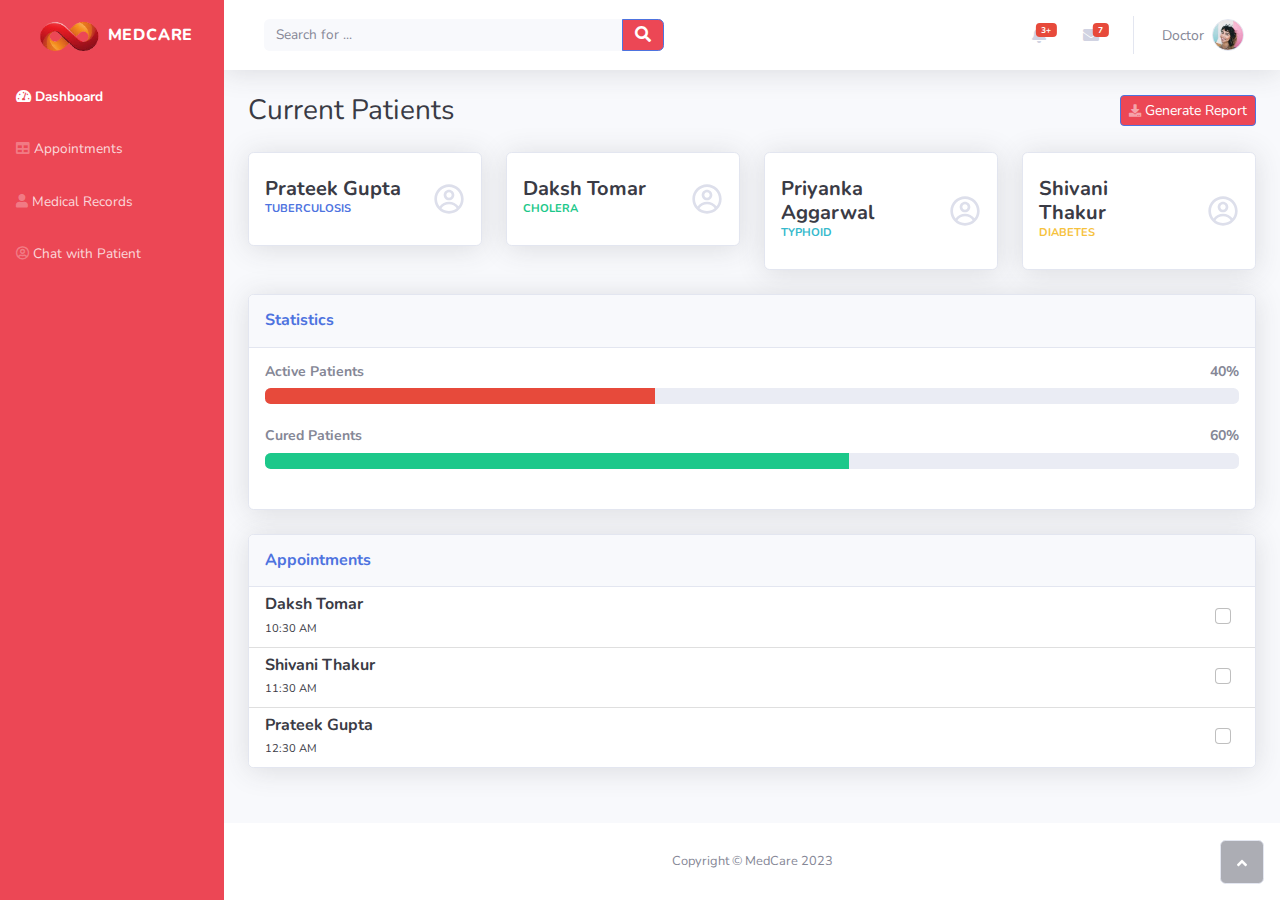
<file: index.html>
<!DOCTYPE html>
<html lang="en">

<head>
    <meta charset="utf-8">
    <meta name="viewport" content="width=device-width, initial-scale=1.0, shrink-to-fit=no">
    <title>Dashboard - Brand</title>
    <link rel="stylesheet" href="assets/bootstrap/css/bootstrap.min.css">
    <link rel="stylesheet" href="https://fonts.googleapis.com/css?family=Nunito:200,200i,300,300i,400,400i,600,600i,700,700i,800,800i,900,900i&amp;display=swap">
    <link rel="stylesheet" href="assets/fonts/fontawesome-all.min.css">
</head>

<body id="page-top">
    <div id="wrapper">
        <nav class="navbar navbar-dark align-items-start sidebar sidebar-dark accordion bg-gradient-primary p-0" style="background: rgb(236,71,85);">
            <div class="container-fluid d-flex flex-column p-0"><a class="navbar-brand d-flex justify-content-center align-items-center sidebar-brand m-0" href="#" style="background: url(&quot;assets/img/images-removebg-preview.png&quot;);">
                    <div class="sidebar-brand-icon rotate-n-15"></div><img src="assets/img/images-removebg-preview.png" width="77" height="74"><span>Medcare</span>
                </a>
                <hr class="sidebar-divider my-0">
                <ul class="navbar-nav text-light" id="accordionSidebar">
                    <li class="nav-item"></li>
                    <li class="nav-item"><a class="nav-link active" href="index.html"><i class="fas fa-tachometer-alt"></i><span>Dashboard</span></a></li>
                    <li class="nav-item"><a class="nav-link" href="table.html"><i class="fas fa-table"></i><span>Appointments</span></a><a class="nav-link" href="profile.html"><i class="fas fa-user"></i><span>Medical Records</span></a></li>
                    <li class="nav-item"><a class="nav-link" href="login.html"><i class="far fa-user-circle"></i><span>Chat with Patient</span></a></li>
                    <li class="nav-item"></li>
                </ul>
                <div class="text-center d-none d-md-inline"></div>
            </div>
        </nav>
        <div class="d-flex flex-column" id="content-wrapper">
            <div id="content">
                <nav class="navbar navbar-light navbar-expand bg-white shadow mb-4 topbar static-top">
                    <div class="container-fluid"><button class="btn btn-link d-md-none rounded-circle me-3" id="sidebarToggleTop" type="button"><i class="fas fa-bars"></i></button>
                        <form class="d-none d-sm-inline-block me-auto ms-md-3 my-2 my-md-0 mw-100 navbar-search">
                            <div class="input-group"><input class="bg-light form-control border-0 small" type="text" placeholder="Search for ..."><button class="btn btn-primary py-0" type="button" style="background: rgb(236,71,85);"><i class="fas fa-search"></i></button></div>
                        </form>
                        <ul class="navbar-nav flex-nowrap ms-auto">
                            <li class="nav-item dropdown d-sm-none no-arrow"><a class="dropdown-toggle nav-link" aria-expanded="false" data-bs-toggle="dropdown" href="#"><i class="fas fa-search"></i></a>
                                <div class="dropdown-menu dropdown-menu-end p-3 animated--grow-in" aria-labelledby="searchDropdown">
                                    <form class="me-auto navbar-search w-100">
                                        <div class="input-group"><input class="bg-light form-control border-0 small" type="text" placeholder="Search for ...">
                                            <div class="input-group-append"><button class="btn btn-primary py-0" type="button"><i class="fas fa-search"></i></button></div>
                                        </div>
                                    </form>
                                </div>
                            </li>
                            <li class="nav-item dropdown no-arrow mx-1">
                                <div class="nav-item dropdown no-arrow"><a class="dropdown-toggle nav-link" aria-expanded="false" data-bs-toggle="dropdown" href="#"><span class="badge bg-danger badge-counter">3+</span><i class="fas fa-bell fa-fw"></i></a>
                                    <div class="dropdown-menu dropdown-menu-end dropdown-list animated--grow-in">
                                        <h6 class="dropdown-header">alerts center</h6><a class="dropdown-item d-flex align-items-center" href="#">
                                            <div class="me-3">
                                                <div class="bg-primary icon-circle"><i class="fas fa-file-alt text-white"></i></div>
                                            </div>
                                            <div><span class="small text-gray-500">December 12, 2019</span>
                                                <p>A new monthly report is ready to download!</p>
                                            </div>
                                        </a><a class="dropdown-item d-flex align-items-center" href="#">
                                            <div class="me-3">
                                                <div class="bg-success icon-circle"><i class="fas fa-donate text-white"></i></div>
                                            </div>
                                            <div><span class="small text-gray-500">December 7, 2019</span>
                                                <p>$290.29 has been deposited into your account!</p>
                                            </div>
                                        </a><a class="dropdown-item d-flex align-items-center" href="#">
                                            <div class="me-3">
                                                <div class="bg-warning icon-circle"><i class="fas fa-exclamation-triangle text-white"></i></div>
                                            </div>
                                            <div><span class="small text-gray-500">December 2, 2019</span>
                                                <p>Spending Alert: We've noticed unusually high spending for your account.</p>
                                            </div>
                                        </a><a class="dropdown-item text-center small text-gray-500" href="#">Show All Alerts</a>
                                    </div>
                                </div>
                            </li>
                            <li class="nav-item dropdown no-arrow mx-1">
                                <div class="nav-item dropdown no-arrow"><a class="dropdown-toggle nav-link" aria-expanded="false" data-bs-toggle="dropdown" href="#"><span class="badge bg-danger badge-counter">7</span><i class="fas fa-envelope fa-fw"></i></a>
                                    <div class="dropdown-menu dropdown-menu-end dropdown-list animated--grow-in">
                                        <h6 class="dropdown-header">alerts center</h6><a class="dropdown-item d-flex align-items-center" href="#">
                                            <div class="dropdown-list-image me-3"><img class="rounded-circle" src="assets/img/avatars/avatar4.jpeg">
                                                <div class="bg-success status-indicator"></div>
                                            </div>
                                            <div class="fw-bold">
                                                <div class="text-truncate"><span>Hi there! I am wondering if you can help me with a problem I've been having.</span></div>
                                                <p class="small text-gray-500 mb-0">Emily Fowler - 58m</p>
                                            </div>
                                        </a><a class="dropdown-item d-flex align-items-center" href="#">
                                            <div class="dropdown-list-image me-3"><img class="rounded-circle" src="assets/img/avatars/avatar2.jpeg">
                                                <div class="status-indicator"></div>
                                            </div>
                                            <div class="fw-bold">
                                                <div class="text-truncate"><span>I have the photos that you ordered last month!</span></div>
                                                <p class="small text-gray-500 mb-0">Jae Chun - 1d</p>
                                            </div>
                                        </a><a class="dropdown-item d-flex align-items-center" href="#">
                                            <div class="dropdown-list-image me-3"><img class="rounded-circle" src="assets/img/avatars/avatar3.jpeg">
                                                <div class="bg-warning status-indicator"></div>
                                            </div>
                                            <div class="fw-bold">
                                                <div class="text-truncate"><span>Last month's report looks great, I am very happy with the progress so far, keep up the good work!</span></div>
                                                <p class="small text-gray-500 mb-0">Morgan Alvarez - 2d</p>
                                            </div>
                                        </a><a class="dropdown-item d-flex align-items-center" href="#">
                                            <div class="dropdown-list-image me-3"><img class="rounded-circle" src="assets/img/avatars/avatar5.jpeg">
                                                <div class="bg-success status-indicator"></div>
                                            </div>
                                            <div class="fw-bold">
                                                <div class="text-truncate"><span>Am I a good boy? The reason I ask is because someone told me that people say this to all dogs, even if they aren't good...</span></div>
                                                <p class="small text-gray-500 mb-0">Chicken the Dog · 2w</p>
                                            </div>
                                        </a><a class="dropdown-item text-center small text-gray-500" href="#">Show All Alerts</a>
                                    </div>
                                </div>
                                <div class="shadow dropdown-list dropdown-menu dropdown-menu-end" aria-labelledby="alertsDropdown"></div>
                            </li>
                            <div class="d-none d-sm-block topbar-divider"></div>
                            <li class="nav-item dropdown no-arrow">
                                <div class="nav-item dropdown no-arrow"><a class="dropdown-toggle nav-link" aria-expanded="false" data-bs-toggle="dropdown" href="#"><span class="d-none d-lg-inline me-2 text-gray-600 small">Doctor</span><img class="border rounded-circle img-profile" src="assets/img/avatars/avatar1.jpeg"></a>
                                    <div class="dropdown-menu shadow dropdown-menu-end animated--grow-in"><a class="dropdown-item" href="#"><i class="fas fa-user fa-sm fa-fw me-2 text-gray-400"></i>&nbsp;Profile</a><a class="dropdown-item" href="#"><i class="fas fa-cogs fa-sm fa-fw me-2 text-gray-400"></i>&nbsp;Settings</a><a class="dropdown-item" href="#"><i class="fas fa-list fa-sm fa-fw me-2 text-gray-400"></i>&nbsp;Activity log</a>
                                        <div class="dropdown-divider"></div><a class="dropdown-item" href="#"><i class="fas fa-sign-out-alt fa-sm fa-fw me-2 text-gray-400"></i>&nbsp;Logout</a>
                                    </div>
                                </div>
                            </li>
                        </ul>
                    </div>
                </nav>
                <div class="container-fluid">
                    <div class="d-sm-flex justify-content-between align-items-center mb-4">
                        <h3 class="text-dark mb-0">Current Patients</h3><a class="btn btn-primary btn-sm d-none d-sm-inline-block" role="button" href="#" style="background: rgb(236,71,85);"><i class="fas fa-download fa-sm text-white-50"></i>&nbsp;Generate Report</a>
                    </div>
                    <div class="row">
                        <div class="col-md-6 col-xl-3 mb-4">
                            <div class="card shadow border-start-primary py-2">
                                <div class="card-body">
                                    <div class="row align-items-center no-gutters">
                                        <div class="col me-2">
                                            <div class="text-dark fw-bold h5 mb-0"><span>Prateek Gupta</span></div>
                                            <div class="text-uppercase text-primary fw-bold text-xs mb-1"><span>Tuberculosis</span></div>
                                        </div>
                                        <div class="col-auto"><svg xmlns="http://www.w3.org/2000/svg" width="1em" height="1em" viewBox="0 0 24 24" fill="none" class="fa-2x text-gray-300">
                                                <path fill-rule="evenodd" clip-rule="evenodd" d="M16 9C16 11.2091 14.2091 13 12 13C9.79086 13 8 11.2091 8 9C8 6.79086 9.79086 5 12 5C14.2091 5 16 6.79086 16 9ZM14 9C14 10.1046 13.1046 11 12 11C10.8954 11 10 10.1046 10 9C10 7.89543 10.8954 7 12 7C13.1046 7 14 7.89543 14 9Z" fill="currentColor"></path>
                                                <path fill-rule="evenodd" clip-rule="evenodd" d="M12 1C5.92487 1 1 5.92487 1 12C1 18.0751 5.92487 23 12 23C18.0751 23 23 18.0751 23 12C23 5.92487 18.0751 1 12 1ZM3 12C3 14.0902 3.71255 16.014 4.90798 17.5417C6.55245 15.3889 9.14627 14 12.0645 14C14.9448 14 17.5092 15.3531 19.1565 17.4583C20.313 15.9443 21 14.0524 21 12C21 7.02944 16.9706 3 12 3C7.02944 3 3 7.02944 3 12ZM12 21C9.84977 21 7.87565 20.2459 6.32767 18.9878C7.59352 17.1812 9.69106 16 12.0645 16C14.4084 16 16.4833 17.1521 17.7538 18.9209C16.1939 20.2191 14.1881 21 12 21Z" fill="currentColor"></path>
                                            </svg></div>
                                    </div>
                                </div>
                            </div>
                        </div>
                        <div class="col-md-6 col-xl-3 mb-4">
                            <div class="card shadow border-start-success py-2">
                                <div class="card-body">
                                    <div class="row align-items-center no-gutters">
                                        <div class="col me-2">
                                            <div class="text-dark fw-bold h5 mb-0"><span>Daksh Tomar</span></div>
                                            <div class="text-uppercase text-success fw-bold text-xs mb-1"><span>CHOLERA</span></div>
                                        </div>
                                        <div class="col-auto"><svg xmlns="http://www.w3.org/2000/svg" width="1em" height="1em" viewBox="0 0 24 24" fill="none" class="fa-2x text-gray-300">
                                                <path fill-rule="evenodd" clip-rule="evenodd" d="M16 9C16 11.2091 14.2091 13 12 13C9.79086 13 8 11.2091 8 9C8 6.79086 9.79086 5 12 5C14.2091 5 16 6.79086 16 9ZM14 9C14 10.1046 13.1046 11 12 11C10.8954 11 10 10.1046 10 9C10 7.89543 10.8954 7 12 7C13.1046 7 14 7.89543 14 9Z" fill="currentColor"></path>
                                                <path fill-rule="evenodd" clip-rule="evenodd" d="M12 1C5.92487 1 1 5.92487 1 12C1 18.0751 5.92487 23 12 23C18.0751 23 23 18.0751 23 12C23 5.92487 18.0751 1 12 1ZM3 12C3 14.0902 3.71255 16.014 4.90798 17.5417C6.55245 15.3889 9.14627 14 12.0645 14C14.9448 14 17.5092 15.3531 19.1565 17.4583C20.313 15.9443 21 14.0524 21 12C21 7.02944 16.9706 3 12 3C7.02944 3 3 7.02944 3 12ZM12 21C9.84977 21 7.87565 20.2459 6.32767 18.9878C7.59352 17.1812 9.69106 16 12.0645 16C14.4084 16 16.4833 17.1521 17.7538 18.9209C16.1939 20.2191 14.1881 21 12 21Z" fill="currentColor"></path>
                                            </svg></div>
                                    </div>
                                </div>
                            </div>
                        </div>
                        <div class="col-md-6 col-xl-3 mb-4">
                            <div class="card shadow border-start-info py-2">
                                <div class="card-body">
                                    <div class="row align-items-center no-gutters">
                                        <div class="col me-2">
                                            <div class="text-dark fw-bold h5 mb-0 me-3"><span>Priyanka Aggarwal</span></div>
                                            <div class="text-uppercase text-info fw-bold text-xs mb-1"><span>typhoid</span></div>
                                        </div>
                                        <div class="col-auto"><svg xmlns="http://www.w3.org/2000/svg" width="1em" height="1em" viewBox="0 0 24 24" fill="none" class="fa-2x text-gray-300">
                                                <path fill-rule="evenodd" clip-rule="evenodd" d="M16 9C16 11.2091 14.2091 13 12 13C9.79086 13 8 11.2091 8 9C8 6.79086 9.79086 5 12 5C14.2091 5 16 6.79086 16 9ZM14 9C14 10.1046 13.1046 11 12 11C10.8954 11 10 10.1046 10 9C10 7.89543 10.8954 7 12 7C13.1046 7 14 7.89543 14 9Z" fill="currentColor"></path>
                                                <path fill-rule="evenodd" clip-rule="evenodd" d="M12 1C5.92487 1 1 5.92487 1 12C1 18.0751 5.92487 23 12 23C18.0751 23 23 18.0751 23 12C23 5.92487 18.0751 1 12 1ZM3 12C3 14.0902 3.71255 16.014 4.90798 17.5417C6.55245 15.3889 9.14627 14 12.0645 14C14.9448 14 17.5092 15.3531 19.1565 17.4583C20.313 15.9443 21 14.0524 21 12C21 7.02944 16.9706 3 12 3C7.02944 3 3 7.02944 3 12ZM12 21C9.84977 21 7.87565 20.2459 6.32767 18.9878C7.59352 17.1812 9.69106 16 12.0645 16C14.4084 16 16.4833 17.1521 17.7538 18.9209C16.1939 20.2191 14.1881 21 12 21Z" fill="currentColor"></path>
                                            </svg></div>
                                    </div>
                                </div>
                            </div>
                        </div>
                        <div class="col-md-6 col-xl-3 mb-4">
                            <div class="card shadow border-start-warning py-2">
                                <div class="card-body">
                                    <div class="row align-items-center no-gutters">
                                        <div class="col me-2">
                                            <div class="text-dark fw-bold h5 mb-0"><span>Shivani Thakur</span></div>
                                            <div class="text-uppercase text-warning fw-bold text-xs mb-1"><span>Diabetes</span></div>
                                        </div>
                                        <div class="col-auto"><svg xmlns="http://www.w3.org/2000/svg" width="1em" height="1em" viewBox="0 0 24 24" fill="none" class="fa-2x text-gray-300">
                                                <path fill-rule="evenodd" clip-rule="evenodd" d="M16 9C16 11.2091 14.2091 13 12 13C9.79086 13 8 11.2091 8 9C8 6.79086 9.79086 5 12 5C14.2091 5 16 6.79086 16 9ZM14 9C14 10.1046 13.1046 11 12 11C10.8954 11 10 10.1046 10 9C10 7.89543 10.8954 7 12 7C13.1046 7 14 7.89543 14 9Z" fill="currentColor"></path>
                                                <path fill-rule="evenodd" clip-rule="evenodd" d="M12 1C5.92487 1 1 5.92487 1 12C1 18.0751 5.92487 23 12 23C18.0751 23 23 18.0751 23 12C23 5.92487 18.0751 1 12 1ZM3 12C3 14.0902 3.71255 16.014 4.90798 17.5417C6.55245 15.3889 9.14627 14 12.0645 14C14.9448 14 17.5092 15.3531 19.1565 17.4583C20.313 15.9443 21 14.0524 21 12C21 7.02944 16.9706 3 12 3C7.02944 3 3 7.02944 3 12ZM12 21C9.84977 21 7.87565 20.2459 6.32767 18.9878C7.59352 17.1812 9.69106 16 12.0645 16C14.4084 16 16.4833 17.1521 17.7538 18.9209C16.1939 20.2191 14.1881 21 12 21Z" fill="currentColor"></path>
                                            </svg></div>
                                    </div>
                                </div>
                            </div>
                        </div>
                    </div>
                    <div class="row">
                        <div class="col-lg-12 col-xl-12 mb-4">
                            <div class="card shadow mb-4">
                                <div class="card-header py-3">
                                    <h6 class="text-primary fw-bold m-0">Statistics</h6>
                                </div>
                                <div class="card-body">
                                    <h4 class="small fw-bold">Active Patients<span class="float-end">40%</span></h4>
                                    <div class="progress mb-4">
                                        <div class="progress-bar bg-danger" aria-valuenow="40" aria-valuemin="0" aria-valuemax="100" style="width: 40%;"><span class="visually-hidden">40%</span></div>
                                    </div>
                                    <h4 class="small fw-bold"><span class="float-end">60%</span></h4>
                                    <h4 class="small fw-bold">Cured Patients</h4>
                                    <div class="progress mb-4">
                                        <div class="progress-bar bg-success" aria-valuenow="60" aria-valuemin="0" aria-valuemax="100" style="width: 60%;"><span class="visually-hidden">60%</span></div>
                                    </div>
                                </div>
                            </div>
                            <div class="card shadow mb-4">
                                <div class="card-header py-3">
                                    <h6 class="text-primary fw-bold m-0">Appointments</h6>
                                </div>
                                <ul class="list-group list-group-flush">
                                    <li class="list-group-item">
                                        <div class="row align-items-center no-gutters">
                                            <div class="col me-2">
                                                <h6 class="mb-0"><strong>Daksh Tomar</strong></h6><span class="text-xs">10:30 AM</span>
                                            </div>
                                            <div class="col-auto">
                                                <div class="form-check"><input class="form-check-input" type="checkbox" id="formCheck-1"><label class="form-check-label" for="formCheck-1"></label></div>
                                            </div>
                                        </div>
                                    </li>
                                    <li class="list-group-item">
                                        <div class="row align-items-center no-gutters">
                                            <div class="col me-2">
                                                <h6 class="mb-0"><strong>Shivani Thakur</strong></h6><span class="text-xs">11:30 AM</span>
                                            </div>
                                            <div class="col-auto">
                                                <div class="form-check"><input class="form-check-input" type="checkbox" id="formCheck-2"><label class="form-check-label" for="formCheck-2"></label></div>
                                            </div>
                                        </div>
                                    </li>
                                    <li class="list-group-item">
                                        <div class="row align-items-center no-gutters">
                                            <div class="col me-2">
                                                <h6 class="mb-0"><strong>Prateek Gupta</strong></h6><span class="text-xs">12:30 AM</span>
                                            </div>
                                            <div class="col-auto">
                                                <div class="form-check"><input class="form-check-input" type="checkbox" id="formCheck-3"><label class="form-check-label" for="formCheck-3"></label></div>
                                            </div>
                                        </div>
                                    </li>
                                </ul>
                            </div>
                        </div>
                    </div>
                </div>
            </div>
            <footer class="bg-white sticky-footer">
                <div class="container my-auto">
                    <div class="text-center my-auto copyright"><span>Copyright © MedCare 2023</span></div>
                </div>
            </footer>
        </div><a class="border rounded d-inline scroll-to-top" href="#page-top"><i class="fas fa-angle-up"></i></a>
    </div>
    <script src="assets/bootstrap/js/bootstrap.min.js"></script>
    <script src="assets/js/theme.js"></script>
</body>

</html>
</file>
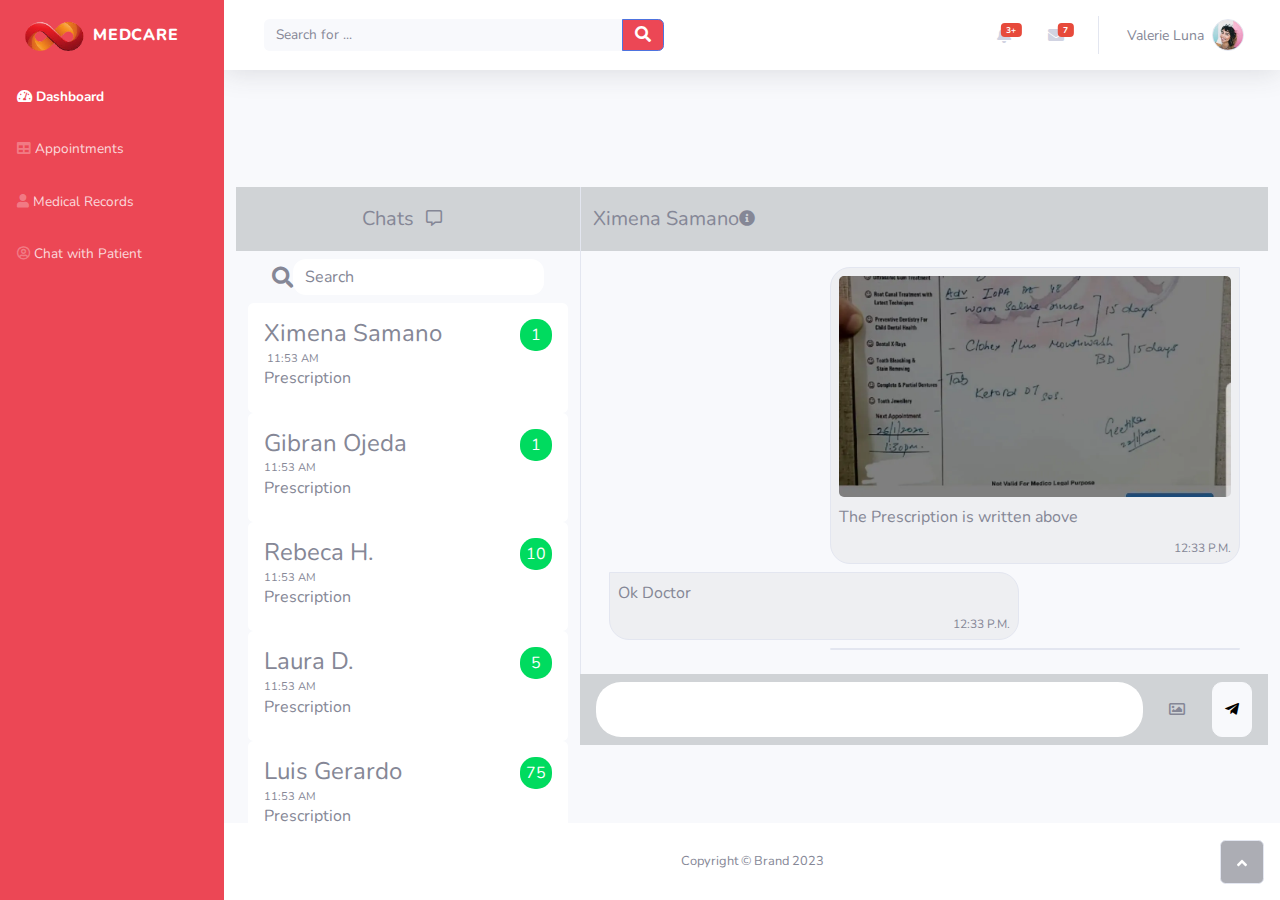
<file: Chats/index.html>
<!DOCTYPE html>
<html lang="en">

<head>
    <meta charset="utf-8">
    <meta name="viewport" content="width=device-width, initial-scale=1.0, shrink-to-fit=no">
    <title>Dashboard - Brand</title>
    <link rel="stylesheet" href="assets/bootstrap/css/bootstrap.min.css">
    <link rel="stylesheet" href="https://fonts.googleapis.com/css?family=Nunito:200,200i,300,300i,400,400i,600,600i,700,700i,800,800i,900,900i&amp;display=swap">
    <link rel="stylesheet" href="assets/fonts/fontawesome-all.min.css">
    <link rel="stylesheet" href="assets/css/Bootstrap-Chat.css">
    <link rel="stylesheet" href="assets/css/Chat.css">
</head>

<body id="page-top">
    <div id="wrapper">
        <nav class="navbar navbar-dark align-items-start sidebar sidebar-dark accordion bg-gradient-primary p-0" style="background: rgb(236,71,85);">
            <div class="container-fluid d-flex flex-column p-0"><a class="navbar-brand d-flex justify-content-center align-items-center sidebar-brand m-0" href="#"><img src="assets/img/images-removebg-preview%20(1).png" style="width: 77px;height: 74px;"><span>medcare</span>
                    <div class="sidebar-brand-icon rotate-n-15"></div>
                    <div class="sidebar-brand-text mx-3"></div>
                </a>
                <hr class="sidebar-divider my-0">
                <ul class="navbar-nav text-light" id="accordionSidebar">
                    <li class="nav-item"><a class="nav-link active" href="index.html"><i class="fas fa-tachometer-alt"></i><span>Dashboard</span></a></li>
                    <li class="nav-item"><a class="nav-link" href="table.html"><i class="fas fa-table"></i><span>Appointments</span></a><a class="nav-link" href="profile.html"><i class="fas fa-user"></i><span>Medical Records</span></a></li>
                    <li class="nav-item"></li>
                    <li class="nav-item"><a class="nav-link" href="login.html"><i class="far fa-user-circle"></i><span>Chat with Patient</span></a></li>
                    <li class="nav-item"></li>
                </ul>
                <div class="text-center d-none d-md-inline"></div>
            </div>
        </nav>
        <div class="d-flex flex-column" id="content-wrapper">
            <div id="content">
                <nav class="navbar navbar-light navbar-expand bg-white shadow mb-4 topbar static-top">
                    <div class="container-fluid"><button class="btn btn-link d-md-none rounded-circle me-3" id="sidebarToggleTop" type="button"><i class="fas fa-bars"></i></button>
                        <form class="d-none d-sm-inline-block me-auto ms-md-3 my-2 my-md-0 mw-100 navbar-search">
                            <div class="input-group"><input class="bg-light form-control border-0 small" type="text" placeholder="Search for ..."><button class="btn btn-primary py-0" type="button" style="background: rgb(236,71,85);"><i class="fas fa-search"></i></button></div>
                        </form>
                        <ul class="navbar-nav flex-nowrap ms-auto">
                            <li class="nav-item dropdown d-sm-none no-arrow"><a class="dropdown-toggle nav-link" aria-expanded="false" data-bs-toggle="dropdown" href="#"><i class="fas fa-search"></i></a>
                                <div class="dropdown-menu dropdown-menu-end p-3 animated--grow-in" aria-labelledby="searchDropdown">
                                    <form class="me-auto navbar-search w-100">
                                        <div class="input-group"><input class="bg-light form-control border-0 small" type="text" placeholder="Search for ...">
                                            <div class="input-group-append"><button class="btn btn-primary py-0" type="button"><i class="fas fa-search"></i></button></div>
                                        </div>
                                    </form>
                                </div>
                            </li>
                            <li class="nav-item dropdown no-arrow mx-1">
                                <div class="nav-item dropdown no-arrow"><a class="dropdown-toggle nav-link" aria-expanded="false" data-bs-toggle="dropdown" href="#"><span class="badge bg-danger badge-counter">3+</span><i class="fas fa-bell fa-fw"></i></a>
                                    <div class="dropdown-menu dropdown-menu-end dropdown-list animated--grow-in">
                                        <h6 class="dropdown-header">alerts center</h6><a class="dropdown-item d-flex align-items-center" href="#">
                                            <div class="me-3">
                                                <div class="bg-primary icon-circle"><i class="fas fa-file-alt text-white"></i></div>
                                            </div>
                                            <div><span class="small text-gray-500">December 12, 2019</span>
                                                <p>A new monthly report is ready to download!</p>
                                            </div>
                                        </a><a class="dropdown-item d-flex align-items-center" href="#">
                                            <div class="me-3">
                                                <div class="bg-success icon-circle"><i class="fas fa-donate text-white"></i></div>
                                            </div>
                                            <div><span class="small text-gray-500">December 7, 2019</span>
                                                <p>$290.29 has been deposited into your account!</p>
                                            </div>
                                        </a><a class="dropdown-item d-flex align-items-center" href="#">
                                            <div class="me-3">
                                                <div class="bg-warning icon-circle"><i class="fas fa-exclamation-triangle text-white"></i></div>
                                            </div>
                                            <div><span class="small text-gray-500">December 2, 2019</span>
                                                <p>Spending Alert: We've noticed unusually high spending for your account.</p>
                                            </div>
                                        </a><a class="dropdown-item text-center small text-gray-500" href="#">Show All Alerts</a>
                                    </div>
                                </div>
                            </li>
                            <li class="nav-item dropdown no-arrow mx-1">
                                <div class="nav-item dropdown no-arrow"><a class="dropdown-toggle nav-link" aria-expanded="false" data-bs-toggle="dropdown" href="#"><span class="badge bg-danger badge-counter">7</span><i class="fas fa-envelope fa-fw"></i></a>
                                    <div class="dropdown-menu dropdown-menu-end dropdown-list animated--grow-in">
                                        <h6 class="dropdown-header">alerts center</h6><a class="dropdown-item d-flex align-items-center" href="#">
                                            <div class="dropdown-list-image me-3"><img class="rounded-circle" src="assets/img/avatars/avatar4.jpeg">
                                                <div class="bg-success status-indicator"></div>
                                            </div>
                                            <div class="fw-bold">
                                                <div class="text-truncate"><span>Hi there! I am wondering if you can help me with a problem I've been having.</span></div>
                                                <p class="small text-gray-500 mb-0">Emily Fowler - 58m</p>
                                            </div>
                                        </a><a class="dropdown-item d-flex align-items-center" href="#">
                                            <div class="dropdown-list-image me-3"><img class="rounded-circle" src="assets/img/avatars/avatar2.jpeg">
                                                <div class="status-indicator"></div>
                                            </div>
                                            <div class="fw-bold">
                                                <div class="text-truncate"><span>I have the photos that you ordered last month!</span></div>
                                                <p class="small text-gray-500 mb-0">Jae Chun - 1d</p>
                                            </div>
                                        </a><a class="dropdown-item d-flex align-items-center" href="#">
                                            <div class="dropdown-list-image me-3"><img class="rounded-circle" src="assets/img/avatars/avatar3.jpeg">
                                                <div class="bg-warning status-indicator"></div>
                                            </div>
                                            <div class="fw-bold">
                                                <div class="text-truncate"><span>Last month's report looks great, I am very happy with the progress so far, keep up the good work!</span></div>
                                                <p class="small text-gray-500 mb-0">Morgan Alvarez - 2d</p>
                                            </div>
                                        </a><a class="dropdown-item d-flex align-items-center" href="#">
                                            <div class="dropdown-list-image me-3"><img class="rounded-circle" src="assets/img/avatars/avatar5.jpeg">
                                                <div class="bg-success status-indicator"></div>
                                            </div>
                                            <div class="fw-bold">
                                                <div class="text-truncate"><span>Am I a good boy? The reason I ask is because someone told me that people say this to all dogs, even if they aren't good...</span></div>
                                                <p class="small text-gray-500 mb-0">Chicken the Dog · 2w</p>
                                            </div>
                                        </a><a class="dropdown-item text-center small text-gray-500" href="#">Show All Alerts</a>
                                    </div>
                                </div>
                                <div class="shadow dropdown-list dropdown-menu dropdown-menu-end" aria-labelledby="alertsDropdown"></div>
                            </li>
                            <div class="d-none d-sm-block topbar-divider"></div>
                            <li class="nav-item dropdown no-arrow">
                                <div class="nav-item dropdown no-arrow"><a class="dropdown-toggle nav-link" aria-expanded="false" data-bs-toggle="dropdown" href="#"><span class="d-none d-lg-inline me-2 text-gray-600 small">Valerie Luna</span><img class="border rounded-circle img-profile" src="assets/img/avatars/avatar1.jpeg"></a>
                                    <div class="dropdown-menu shadow dropdown-menu-end animated--grow-in"><a class="dropdown-item" href="#"><i class="fas fa-user fa-sm fa-fw me-2 text-gray-400"></i>&nbsp;Profile</a><a class="dropdown-item" href="#"><i class="fas fa-cogs fa-sm fa-fw me-2 text-gray-400"></i>&nbsp;Settings</a><a class="dropdown-item" href="#"><i class="fas fa-list fa-sm fa-fw me-2 text-gray-400"></i>&nbsp;Activity log</a>
                                        <div class="dropdown-divider"></div><a class="dropdown-item" href="#"><i class="fas fa-sign-out-alt fa-sm fa-fw me-2 text-gray-400"></i>&nbsp;Logout</a>
                                    </div>
                                </div>
                            </li>
                        </ul>
                    </div>
                </nav>
            </div>
            <div class="container-fluid">
                <div class="row">
                    <div class="col-lg-4 col-xl-4">
                        <div class="row">
                            <div class="col d-flex flex-nowrap justify-content-md-center align-items-md-center justify-content-lg-center align-items-lg-center justify-content-xl-center align-items-xl-center py-2" style="background: rgba(52,58,64,0.2);height: 4rem;">
                                <h5 class="mr-auto my-auto">Chats</h5><button class="btn shadow-none border-0 my-auto" type="button" style="width: 2.5rem;height: 2.5rem;"><i class="far fa-comment-alt"></i></button>
                            </div>
                        </div>
                        <div class="row px-3 py-2">
                            <div class="col" style="border-radius: 25px;box-shadow: 0px 0px 5px var(--gray-dark);">
                                <form class="d-flex align-items-center px-2"><i class="fas fa-search fa-lg"></i><input class="shadow-none form-control flex-shrink-1" type="search" placeholder="Search" style="border-radius: 13px;border-style: none;"></form>
                            </div>
                        </div>
                        <div class="row">
                            <div class="col" style="overflow-x: none;overflow-y: auto;max-height: 32.5rem;height: auto;">
                                <ul class="list-unstyled">
                                    <li style="cursor: pointer;">
                                        <div class="card border-0">
                                            <div class="card-body"><span class="text-nowrap text-truncate text-uppercase text-white float-end p-1 text-center" style="width: 2rem;height: 2rem;border-radius: 15px;background: #00db5f;">1</span>
                                                <h4 class="text-nowrap text-truncate card-title">Ximena Samano</h4>
                                                <h6 class="text-nowrap text-truncate text-muted card-subtitle mb-2" style="font-size: .7rem;">&nbsp;11:53 AM</h6>
                                                <h6 class="text-nowrap text-truncate text-muted card-subtitle mb-2">Prescription</h6>
                                            </div>
                                        </div>
                                    </li>
                                    <li style="cursor: pointer;">
                                        <div class="card border-0">
                                            <div class="card-body"><span class="text-nowrap text-truncate text-uppercase text-white float-end p-1 text-center" style="width: 2rem;height: 2rem;border-radius: 15px;background: #00db5f;">1</span>
                                                <h4 class="text-nowrap text-truncate card-title">Gibran Ojeda</h4>
                                                <h6 class="text-nowrap text-truncate text-muted card-subtitle mb-2" style="font-size: .7rem;">11:53 AM</h6>
                                                <h6 class="text-nowrap text-truncate text-muted card-subtitle mb-2">Prescription</h6>
                                            </div>
                                        </div>
                                    </li>
                                    <li style="cursor: pointer;">
                                        <div class="card border-0">
                                            <div class="card-body"><span class="text-nowrap text-truncate text-uppercase text-white float-end p-1 text-center" style="width: 2rem;height: 2rem;border-radius: 15px;background: #00db5f;">10</span>
                                                <h4 class="text-nowrap text-truncate card-title">Rebeca H.</h4>
                                                <h6 class="text-nowrap text-truncate text-muted card-subtitle mb-2" style="font-size: .7rem;">11:53 AM</h6>
                                                <h6 class="text-nowrap text-truncate text-muted card-subtitle mb-2">Prescription</h6>
                                            </div>
                                        </div>
                                    </li>
                                    <li style="cursor: pointer;">
                                        <div class="card border-0">
                                            <div class="card-body"><span class="text-nowrap text-truncate text-uppercase text-white float-end p-1 text-center" style="width: 2rem;height: 2rem;border-radius: 15px;background: #00db5f;">5</span>
                                                <h4 class="text-nowrap text-truncate card-title">Laura D.</h4>
                                                <h6 class="text-nowrap text-truncate text-muted card-subtitle mb-2" style="font-size: .7rem;">11:53 AM</h6>
                                                <h6 class="text-nowrap text-truncate text-muted card-subtitle mb-2">Prescription</h6>
                                            </div>
                                        </div>
                                    </li>
                                    <li style="cursor: pointer;">
                                        <div class="card border-0">
                                            <div class="card-body"><span class="text-nowrap text-truncate text-uppercase text-white float-end p-1 text-center" style="width: 2rem;height: 2rem;border-radius: 15px;background: #00db5f;">75</span>
                                                <h4 class="text-nowrap text-truncate card-title">Luis Gerardo</h4>
                                                <h6 class="text-nowrap text-truncate text-muted card-subtitle mb-2" style="font-size: .7rem;margin-top: -4px;">11:53 AM</h6>
                                                <h6 class="text-nowrap text-truncate text-muted card-subtitle mb-2">Prescription</h6>
                                            </div>
                                        </div>
                                    </li>
                                    <li style="cursor: pointer;">
                                        <div class="card border-0">
                                            <div class="card-body"><span class="text-nowrap text-truncate text-uppercase text-white float-end p-1 text-center" style="width: 2rem;height: 2rem;border-radius: 15px;background: #00db5f;">200</span>
                                                <h4 class="text-nowrap text-truncate card-title">Salvador S.</h4>
                                                <h6 class="text-nowrap text-truncate text-muted card-subtitle mb-2" style="font-size: .7rem;">11:53 AM</h6>
                                                <h6 class="text-nowrap text-truncate text-muted card-subtitle mb-2">Prescription</h6>
                                            </div>
                                        </div>
                                    </li>
                                </ul>
                            </div>
                        </div>
                    </div>
                    <div class="col d-none d-sm-none d-md-none d-lg-block d-xl-block">
                        <div class="row">
                            <div class="col d-flex align-items-lg-center align-items-xl-center border-start border-muted" style="background: rgba(52,58,64,0.2);height: 4rem;"><button class="btn d-block d-sm-block d-md-block d-lg-none d-xl-none border-0 my-auto" type="button" style="width: 2.5rem;height: 2.5rem;"><i class="far fa-arrow-alt-circle-left"></i></button>
                                <h5 class="mr-auto my-auto">Ximena Samano</h5><span class="my-auto"><i class="fas fa-info-circle"></i></span>
                            </div>
                        </div>
                        <div class="row px-3 py-2 border-start border-muted">
                            <div class="col" style="overflow-x: none;overflow-y: auto;max-height: 30.5rem;height: auto;">
                                <ul class="list-unstyled">
                                    <li class="my-2"></li>
                                    <li class="d-flex justify-content-end my-2">
                                        <div class="card border border-muted" style="width: 65%;border-top-left-radius: 20px;border-top-right-radius: 0px;border-bottom-right-radius: 20px;border-bottom-left-radius: 20px;background: rgba(52,58,64,0.05);">
                                            <div class="card-body text-center p-2"><img class="img-fluid mb-2" src="assets/img/img-20200128-5e305cd80566f.webp" style="max-height: 30rem;height: auto;min-height: 10rem;">
                                                <p class="text-start card-text" style="font-size: 1rem;">The Prescription is written above</p>
                                                <h6 class="text-muted card-subtitle text-end" style="font-size: .75rem;">12:33 P.M.</h6>
                                            </div>
                                        </div>
                                    </li>
                                    <li class="my-2">
                                        <div class="card border border-muted" style="width: 65%;border-top-left-radius: 0px;border-top-right-radius: 20px;border-bottom-right-radius: 20px;border-bottom-left-radius: 20px;background: rgba(52,58,64,0.05);">
                                            <div class="card-body text-center p-2">
                                                <p class="text-start card-text" style="font-size: 1rem;">Ok Doctor</p>
                                                <h6 class="text-muted card-subtitle text-end" style="font-size: .75rem;">12:33 P.M.</h6>
                                            </div>
                                        </div>
                                    </li>
                                    <li class="d-flex justify-content-end my-2">
                                        <div class="card border border-muted" style="width: 65%;border-top-left-radius: 20px;border-top-right-radius: 0px;border-bottom-right-radius: 20px;border-bottom-left-radius: 20px;background: rgba(52,58,64,0.05);"></div>
                                    </li>
                                </ul>
                            </div>
                        </div>
                        <div class="row px-3 py-2" style="background: rgba(52,58,64,0.2);">
                            <div class="col-9 col-sm-10 col-md-10 col-lg-10 col-xl-10" style="padding: 0;"><textarea class="w-100 h-100 border-0" style="border-radius: 25px;resize: none;"></textarea></div>
                            <div class="col-3 col-sm-2 col-md-2 col-lg-2 col-xl-2 text-nowrap d-md-flex justify-content-md-end p-0"><button class="btn h-100 mx-auto" type="button" style="border-radius: 10px;"><i class="far fa-image"></i></button><button class="btn btn-light h-100 w-auto" type="button" style="border-radius: 10px;"><i class="fab fa-telegram-plane"></i></button></div>
                        </div>
                    </div>
                </div>
            </div>
            <footer class="bg-white sticky-footer">
                <div class="container my-auto">
                    <div class="text-center my-auto copyright"><span>Copyright © Brand 2023</span></div>
                </div>
            </footer>
        </div><a class="border rounded d-inline scroll-to-top" href="#page-top"><i class="fas fa-angle-up"></i></a>
    </div>
    <script src="assets/bootstrap/js/bootstrap.min.js"></script>
    <script src="assets/js/theme.js"></script>
</body>

</html>
</file>
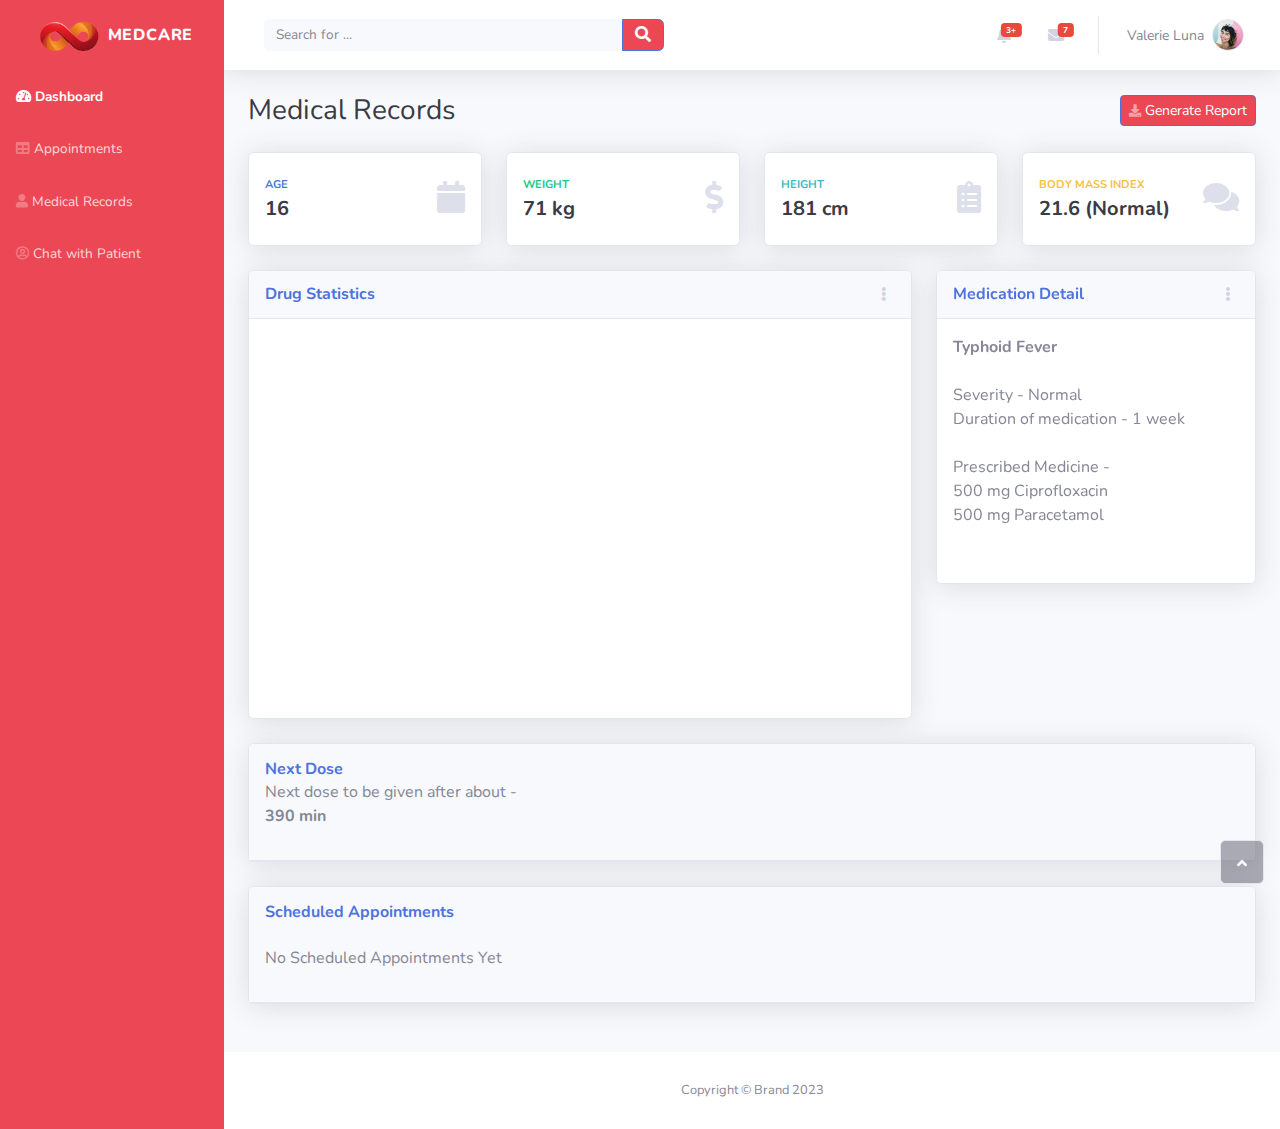
<file: MedRecord/index.html>
<!DOCTYPE html>
<html lang="en">

<head>
    <meta charset="utf-8">
    <meta name="viewport" content="width=device-width, initial-scale=1.0, shrink-to-fit=no">
    <title>Dashboard - Brand</title>
    <link rel="stylesheet" href="assets/bootstrap/css/bootstrap.min.css">
    <link rel="stylesheet" href="https://fonts.googleapis.com/css?family=Nunito:200,200i,300,300i,400,400i,600,600i,700,700i,800,800i,900,900i&amp;display=swap">
    <link rel="stylesheet" href="assets/fonts/fontawesome-all.min.css">
    <link rel="stylesheet" href="assets/css/iframe.css">
</head>

<body id="page-top">
    <div id="wrapper">
        <nav class="navbar navbar-dark align-items-start sidebar sidebar-dark accordion bg-gradient-primary p-0" style="background: rgb(236,71,85);">
            <div class="container-fluid d-flex flex-column p-0"><a class="navbar-brand d-flex justify-content-center align-items-center sidebar-brand m-0" href="#"><img src="assets/img/avatars/images-removebg-preview%20(1).png" width="77" height="74" style="width: 77px;height: 74px;"><span>Medcare</span></a>
                <hr class="sidebar-divider my-0">
                <ul class="navbar-nav text-light" id="accordionSidebar">
                    <li class="nav-item"><a class="nav-link active" href="index.html"><i class="fas fa-tachometer-alt"></i><span>Dashboard</span></a></li>
                    <li class="nav-item"><a class="nav-link" href="table.html"><i class="fas fa-table"></i><span>Appointments</span></a><a class="nav-link" href="profile.html"><i class="fas fa-user"></i><span>Medical Records</span></a></li>
                    <li class="nav-item"></li>
                    <li class="nav-item"><a class="nav-link" href="login.html"><i class="far fa-user-circle"></i><span>Chat with Patient</span></a></li>
                    <li class="nav-item"></li>
                </ul>
                <div class="text-center d-none d-md-inline"></div>
            </div>
        </nav>
        <div class="d-flex flex-column" id="content-wrapper">
            <div id="content">
                <nav class="navbar navbar-light navbar-expand bg-white shadow mb-4 topbar static-top">
                    <div class="container-fluid"><button class="btn btn-link d-md-none rounded-circle me-3" id="sidebarToggleTop" type="button"><i class="fas fa-bars"></i></button>
                        <form class="d-none d-sm-inline-block me-auto ms-md-3 my-2 my-md-0 mw-100 navbar-search">
                            <div class="input-group"><input class="bg-light form-control border-0 small" type="text" placeholder="Search for ..."><button class="btn btn-primary py-0" type="button" style="background: rgb(236,71,85);"><i class="fas fa-search"></i></button></div>
                        </form>
                        <ul class="navbar-nav flex-nowrap ms-auto">
                            <li class="nav-item dropdown d-sm-none no-arrow"><a class="dropdown-toggle nav-link" aria-expanded="false" data-bs-toggle="dropdown" href="#"><i class="fas fa-search"></i></a>
                                <div class="dropdown-menu dropdown-menu-end p-3 animated--grow-in" aria-labelledby="searchDropdown">
                                    <form class="me-auto navbar-search w-100">
                                        <div class="input-group"><input class="bg-light form-control border-0 small" type="text" placeholder="Search for ...">
                                            <div class="input-group-append"><button class="btn btn-primary py-0" type="button"><i class="fas fa-search"></i></button></div>
                                        </div>
                                    </form>
                                </div>
                            </li>
                            <li class="nav-item dropdown no-arrow mx-1">
                                <div class="nav-item dropdown no-arrow"><a class="dropdown-toggle nav-link" aria-expanded="false" data-bs-toggle="dropdown" href="#"><span class="badge bg-danger badge-counter">3+</span><i class="fas fa-bell fa-fw"></i></a>
                                    <div class="dropdown-menu dropdown-menu-end dropdown-list animated--grow-in">
                                        <h6 class="dropdown-header">alerts center</h6><a class="dropdown-item d-flex align-items-center" href="#">
                                            <div class="me-3">
                                                <div class="bg-primary icon-circle"><i class="fas fa-file-alt text-white"></i></div>
                                            </div>
                                            <div><span class="small text-gray-500">December 12, 2019</span>
                                                <p>A new monthly report is ready to download!</p>
                                            </div>
                                        </a><a class="dropdown-item d-flex align-items-center" href="#">
                                            <div class="me-3">
                                                <div class="bg-success icon-circle"><i class="fas fa-donate text-white"></i></div>
                                            </div>
                                            <div><span class="small text-gray-500">December 7, 2019</span>
                                                <p>$290.29 has been deposited into your account!</p>
                                            </div>
                                        </a><a class="dropdown-item d-flex align-items-center" href="#">
                                            <div class="me-3">
                                                <div class="bg-warning icon-circle"><i class="fas fa-exclamation-triangle text-white"></i></div>
                                            </div>
                                            <div><span class="small text-gray-500">December 2, 2019</span>
                                                <p>Spending Alert: We've noticed unusually high spending for your account.</p>
                                            </div>
                                        </a><a class="dropdown-item text-center small text-gray-500" href="#">Show All Alerts</a>
                                    </div>
                                </div>
                            </li>
                            <li class="nav-item dropdown no-arrow mx-1">
                                <div class="nav-item dropdown no-arrow"><a class="dropdown-toggle nav-link" aria-expanded="false" data-bs-toggle="dropdown" href="#"><span class="badge bg-danger badge-counter">7</span><i class="fas fa-envelope fa-fw"></i></a>
                                    <div class="dropdown-menu dropdown-menu-end dropdown-list animated--grow-in">
                                        <h6 class="dropdown-header">alerts center</h6><a class="dropdown-item d-flex align-items-center" href="#">
                                            <div class="dropdown-list-image me-3"><img class="rounded-circle" src="assets/img/avatars/avatar4.jpeg">
                                                <div class="bg-success status-indicator"></div>
                                            </div>
                                            <div class="fw-bold">
                                                <div class="text-truncate"><span>Hi there! I am wondering if you can help me with a problem I've been having.</span></div>
                                                <p class="small text-gray-500 mb-0">Emily Fowler - 58m</p>
                                            </div>
                                        </a><a class="dropdown-item d-flex align-items-center" href="#">
                                            <div class="dropdown-list-image me-3"><img class="rounded-circle" src="assets/img/avatars/avatar2.jpeg">
                                                <div class="status-indicator"></div>
                                            </div>
                                            <div class="fw-bold">
                                                <div class="text-truncate"><span>I have the photos that you ordered last month!</span></div>
                                                <p class="small text-gray-500 mb-0">Jae Chun - 1d</p>
                                            </div>
                                        </a><a class="dropdown-item d-flex align-items-center" href="#">
                                            <div class="dropdown-list-image me-3"><img class="rounded-circle" src="assets/img/avatars/avatar3.jpeg">
                                                <div class="bg-warning status-indicator"></div>
                                            </div>
                                            <div class="fw-bold">
                                                <div class="text-truncate"><span>Last month's report looks great, I am very happy with the progress so far, keep up the good work!</span></div>
                                                <p class="small text-gray-500 mb-0">Morgan Alvarez - 2d</p>
                                            </div>
                                        </a><a class="dropdown-item d-flex align-items-center" href="#">
                                            <div class="dropdown-list-image me-3"><img class="rounded-circle" src="assets/img/avatars/avatar5.jpeg">
                                                <div class="bg-success status-indicator"></div>
                                            </div>
                                            <div class="fw-bold">
                                                <div class="text-truncate"><span>Am I a good boy? The reason I ask is because someone told me that people say this to all dogs, even if they aren't good...</span></div>
                                                <p class="small text-gray-500 mb-0">Chicken the Dog · 2w</p>
                                            </div>
                                        </a><a class="dropdown-item text-center small text-gray-500" href="#">Show All Alerts</a>
                                    </div>
                                </div>
                                <div class="shadow dropdown-list dropdown-menu dropdown-menu-end" aria-labelledby="alertsDropdown"></div>
                            </li>
                            <div class="d-none d-sm-block topbar-divider"></div>
                            <li class="nav-item dropdown no-arrow">
                                <div class="nav-item dropdown no-arrow"><a class="dropdown-toggle nav-link" aria-expanded="false" data-bs-toggle="dropdown" href="#"><span class="d-none d-lg-inline me-2 text-gray-600 small">Valerie Luna</span><img class="border rounded-circle img-profile" src="assets/img/avatars/avatar1.jpeg"></a>
                                    <div class="dropdown-menu shadow dropdown-menu-end animated--grow-in"><a class="dropdown-item" href="#"><i class="fas fa-user fa-sm fa-fw me-2 text-gray-400"></i>&nbsp;Profile</a><a class="dropdown-item" href="#"><i class="fas fa-cogs fa-sm fa-fw me-2 text-gray-400"></i>&nbsp;Settings</a><a class="dropdown-item" href="#"><i class="fas fa-list fa-sm fa-fw me-2 text-gray-400"></i>&nbsp;Activity log</a>
                                        <div class="dropdown-divider"></div><a class="dropdown-item" href="#"><i class="fas fa-sign-out-alt fa-sm fa-fw me-2 text-gray-400"></i>&nbsp;Logout</a>
                                    </div>
                                </div>
                            </li>
                        </ul>
                    </div>
                </nav>
                <div class="container-fluid">
                    <div class="d-sm-flex justify-content-between align-items-center mb-4">
                        <h3 class="text-dark mb-0">Medical Records</h3><a class="btn btn-primary btn-sm d-none d-sm-inline-block" role="button" href="#" style="background: rgb(236,71,85);"><i class="fas fa-download fa-sm text-white-50"></i>&nbsp;Generate Report</a>
                    </div>
                    <div class="row">
                        <div class="col-md-6 col-xl-3 mb-4">
                            <div class="card shadow border-start-primary py-2">
                                <div class="card-body">
                                    <div class="row align-items-center no-gutters">
                                        <div class="col me-2">
                                            <div class="text-uppercase text-primary fw-bold text-xs mb-1"><span>Age</span></div>
                                            <div class="text-dark fw-bold h5 mb-0"><span>16</span></div>
                                        </div>
                                        <div class="col-auto"><i class="fas fa-calendar fa-2x text-gray-300"></i></div>
                                    </div>
                                </div>
                            </div>
                        </div>
                        <div class="col-md-6 col-xl-3 mb-4">
                            <div class="card shadow border-start-success py-2">
                                <div class="card-body">
                                    <div class="row align-items-center no-gutters">
                                        <div class="col me-2">
                                            <div class="text-uppercase text-success fw-bold text-xs mb-1"><span>Weight</span></div>
                                            <div class="text-dark fw-bold h5 mb-0"><span>71 kg</span></div>
                                        </div>
                                        <div class="col-auto"><i class="fas fa-dollar-sign fa-2x text-gray-300"></i></div>
                                    </div>
                                </div>
                            </div>
                        </div>
                        <div class="col-md-6 col-xl-3 mb-4">
                            <div class="card shadow border-start-info py-2">
                                <div class="card-body">
                                    <div class="row align-items-center no-gutters">
                                        <div class="col me-2">
                                            <div class="text-uppercase text-info fw-bold text-xs mb-1"><span>Height</span></div>
                                            <div class="row g-0 align-items-center">
                                                <div class="col-auto">
                                                    <div class="text-dark fw-bold h5 mb-0 me-3"><span>181 cm</span></div>
                                                </div>
                                            </div>
                                        </div>
                                        <div class="col-auto"><i class="fas fa-clipboard-list fa-2x text-gray-300"></i></div>
                                    </div>
                                </div>
                            </div>
                        </div>
                        <div class="col-md-6 col-xl-3 mb-4">
                            <div class="card shadow border-start-warning py-2">
                                <div class="card-body">
                                    <div class="row align-items-center no-gutters">
                                        <div class="col me-2">
                                            <div class="text-uppercase text-warning fw-bold text-xs mb-1"><span>Body mass index</span></div>
                                            <div class="text-dark fw-bold h5 mb-0"><span>21.6 (Normal)</span></div>
                                        </div>
                                        <div class="col-auto"><i class="fas fa-comments fa-2x text-gray-300"></i></div>
                                    </div>
                                </div>
                            </div>
                        </div>
                    </div>
                    <div class="row">
                        <div class="col-lg-7 col-xl-8">
                            <div class="card shadow mb-4">
                                <div class="card-header d-flex justify-content-between align-items-center">
                                    <h6 class="text-primary fw-bold m-0">Drug Statistics</h6>
                                    <div class="dropdown no-arrow"><button class="btn btn-link btn-sm dropdown-toggle" aria-expanded="false" data-bs-toggle="dropdown" type="button"><i class="fas fa-ellipsis-v text-gray-400"></i></button>
                                        <div class="dropdown-menu shadow dropdown-menu-end animated--fade-in">
                                            <p class="text-center dropdown-header">dropdown header:</p><a class="dropdown-item" href="#">&nbsp;Action</a><a class="dropdown-item" href="#">&nbsp;Another action</a>
                                            <div class="dropdown-divider"></div><a class="dropdown-item" href="#">&nbsp;Something else here</a>
                                        </div>
                                    </div>
                                </div>
                                <div class="card-body">
                                    <div><iframe src="https://www.desmos.com/calculator/m2p1ehwpxv?embed" width="100%" height="360" style="border: none;overflow: hidden;" scrolling="no" frameborder="0" allowTransparency="true"></iframe></div>
                                </div>
                            </div>
                        </div>
                        <div class="col-lg-5 col-xl-4">
                            <div class="card shadow mb-4">
                                <div class="card-header d-flex justify-content-between align-items-center">
                                    <h6 class="text-primary fw-bold m-0">Medication Detail</h6>
                                    <div class="dropdown no-arrow"><button class="btn btn-link btn-sm dropdown-toggle" aria-expanded="false" data-bs-toggle="dropdown" type="button"><i class="fas fa-ellipsis-v text-gray-400"></i></button>
                                        <div class="dropdown-menu shadow dropdown-menu-end animated--fade-in">
                                            <p class="text-center dropdown-header">dropdown header:</p><a class="dropdown-item" href="#">&nbsp;Action</a><a class="dropdown-item" href="#">&nbsp;Another action</a>
                                            <div class="dropdown-divider"></div><a class="dropdown-item" href="#">&nbsp;Something else here</a>
                                        </div>
                                    </div>
                                </div>
                                <div class="card-body">
                                    <p><strong>Typhoid Fever</strong><br><br>Severity - Normal<br>Duration of medication - 1 week<br><br>Prescribed Medicine -&nbsp;<br>500 mg Ciprofloxacin<br>500 mg Paracetamol<br><br></p>
                                </div>
                            </div>
                        </div>
                    </div>
                    <div class="row">
                        <div class="col-lg-12 mb-4">
                            <div class="card shadow mb-4">
                                <div class="card-header py-3">
                                    <h6 class="text-primary fw-bold m-0">Next Dose&nbsp;</h6>
                                    <p>Next dose to be given after about -&nbsp;<br><strong>390 min</strong></p>
                                </div>
                            </div>
                            <div class="card shadow mb-4">
                                <div class="card-header py-3">
                                    <h6 class="text-primary fw-bold m-0">Scheduled Appointments</h6>
                                    <p><br>No Scheduled Appointments Yet</p>
                                </div>
                                <ul class="list-group list-group-flush"></ul>
                            </div>
                        </div>
                    </div>
                </div>
            </div>
            <footer class="bg-white sticky-footer">
                <div class="container my-auto">
                    <div class="text-center my-auto copyright"><span>Copyright © Brand 2023</span></div>
                </div>
            </footer>
        </div><a class="border rounded d-inline scroll-to-top" href="#page-top"><i class="fas fa-angle-up"></i></a>
    </div>
    <script src="assets/bootstrap/js/bootstrap.min.js"></script>
    <script src="assets/js/theme.js"></script>
</body>

</html>
</file>
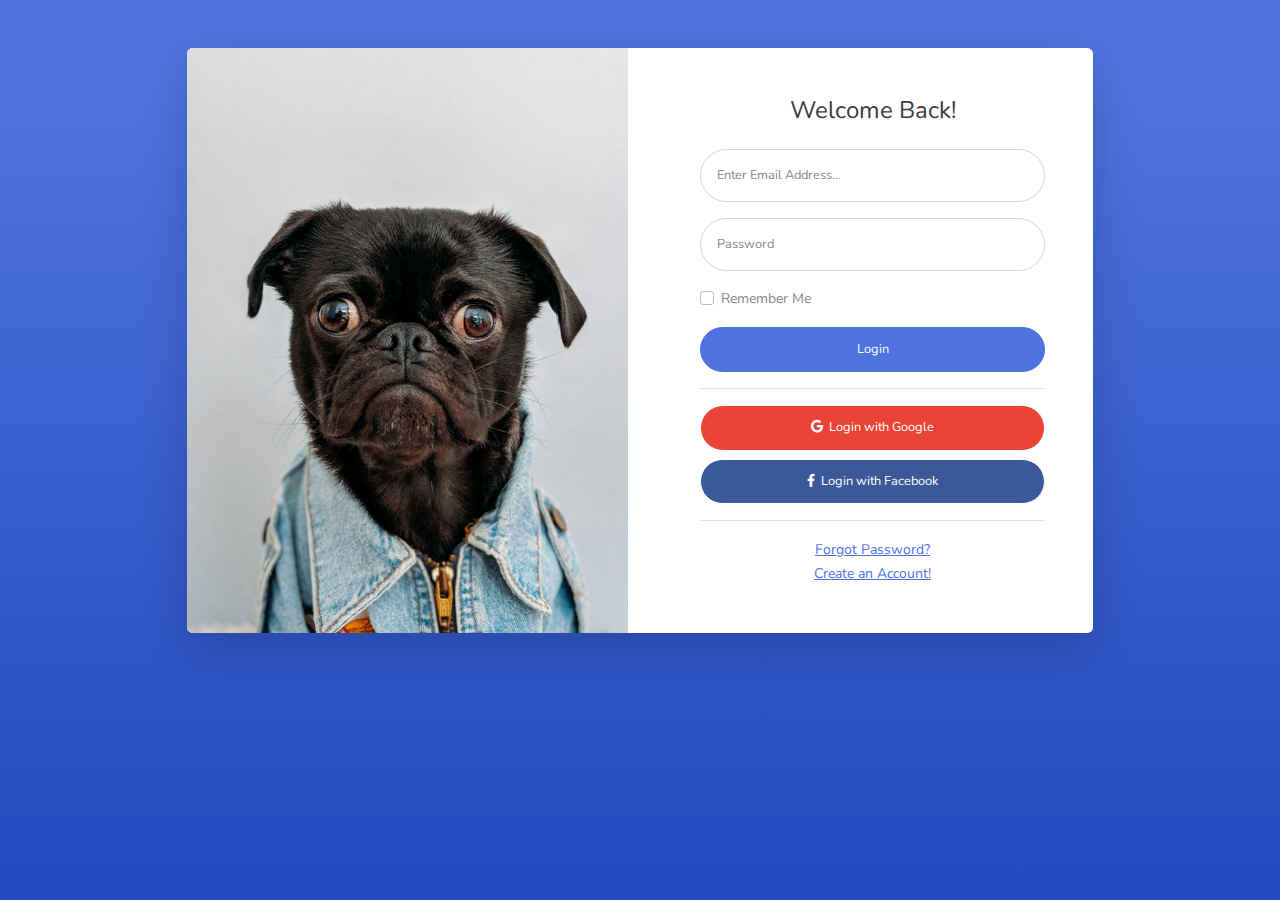
<file: login.html>
<!DOCTYPE html>
<html lang="en">

<head>
    <meta charset="utf-8">
    <meta name="viewport" content="width=device-width, initial-scale=1.0, shrink-to-fit=no">
    <title>Login - Brand</title>
    <link rel="stylesheet" href="assets/bootstrap/css/bootstrap.min.css">
    <link rel="stylesheet" href="https://fonts.googleapis.com/css?family=Nunito:200,200i,300,300i,400,400i,600,600i,700,700i,800,800i,900,900i&amp;display=swap">
    <link rel="stylesheet" href="assets/fonts/fontawesome-all.min.css">
</head>

<body class="bg-gradient-primary">
    <div class="container">
        <div class="row justify-content-center">
            <div class="col-md-9 col-lg-12 col-xl-10">
                <div class="card shadow-lg o-hidden border-0 my-5">
                    <div class="card-body p-0">
                        <div class="row">
                            <div class="col-lg-6 d-none d-lg-flex">
                                <div class="flex-grow-1 bg-login-image" style="background-image: url(&quot;assets/img/dogs/image3.jpeg&quot;);"></div>
                            </div>
                            <div class="col-lg-6">
                                <div class="p-5">
                                    <div class="text-center">
                                        <h4 class="text-dark mb-4">Welcome Back!</h4>
                                    </div>
                                    <form class="user">
                                        <div class="mb-3"><input class="form-control form-control-user" type="email" id="exampleInputEmail" aria-describedby="emailHelp" placeholder="Enter Email Address..." name="email"></div>
                                        <div class="mb-3"><input class="form-control form-control-user" type="password" id="exampleInputPassword" placeholder="Password" name="password"></div>
                                        <div class="mb-3">
                                            <div class="custom-control custom-checkbox small">
                                                <div class="form-check"><input class="form-check-input custom-control-input" type="checkbox" id="formCheck-1"><label class="form-check-label custom-control-label" for="formCheck-1">Remember Me</label></div>
                                            </div>
                                        </div><button class="btn btn-primary d-block btn-user w-100" type="submit">Login</button>
                                        <hr><a class="btn btn-primary d-block btn-google btn-user w-100 mb-2" role="button"><i class="fab fa-google"></i>&nbsp; Login with Google</a><a class="btn btn-primary d-block btn-facebook btn-user w-100" role="button"><i class="fab fa-facebook-f"></i>&nbsp; Login with Facebook</a>
                                        <hr>
                                    </form>
                                    <div class="text-center"><a class="small" href="forgot-password.html">Forgot Password?</a></div>
                                    <div class="text-center"><a class="small" href="register.html">Create an Account!</a></div>
                                </div>
                            </div>
                        </div>
                    </div>
                </div>
            </div>
        </div>
    </div>
    <script src="assets/bootstrap/js/bootstrap.min.js"></script>
    <script src="assets/js/theme.js"></script>
</body>

</html>
</file>
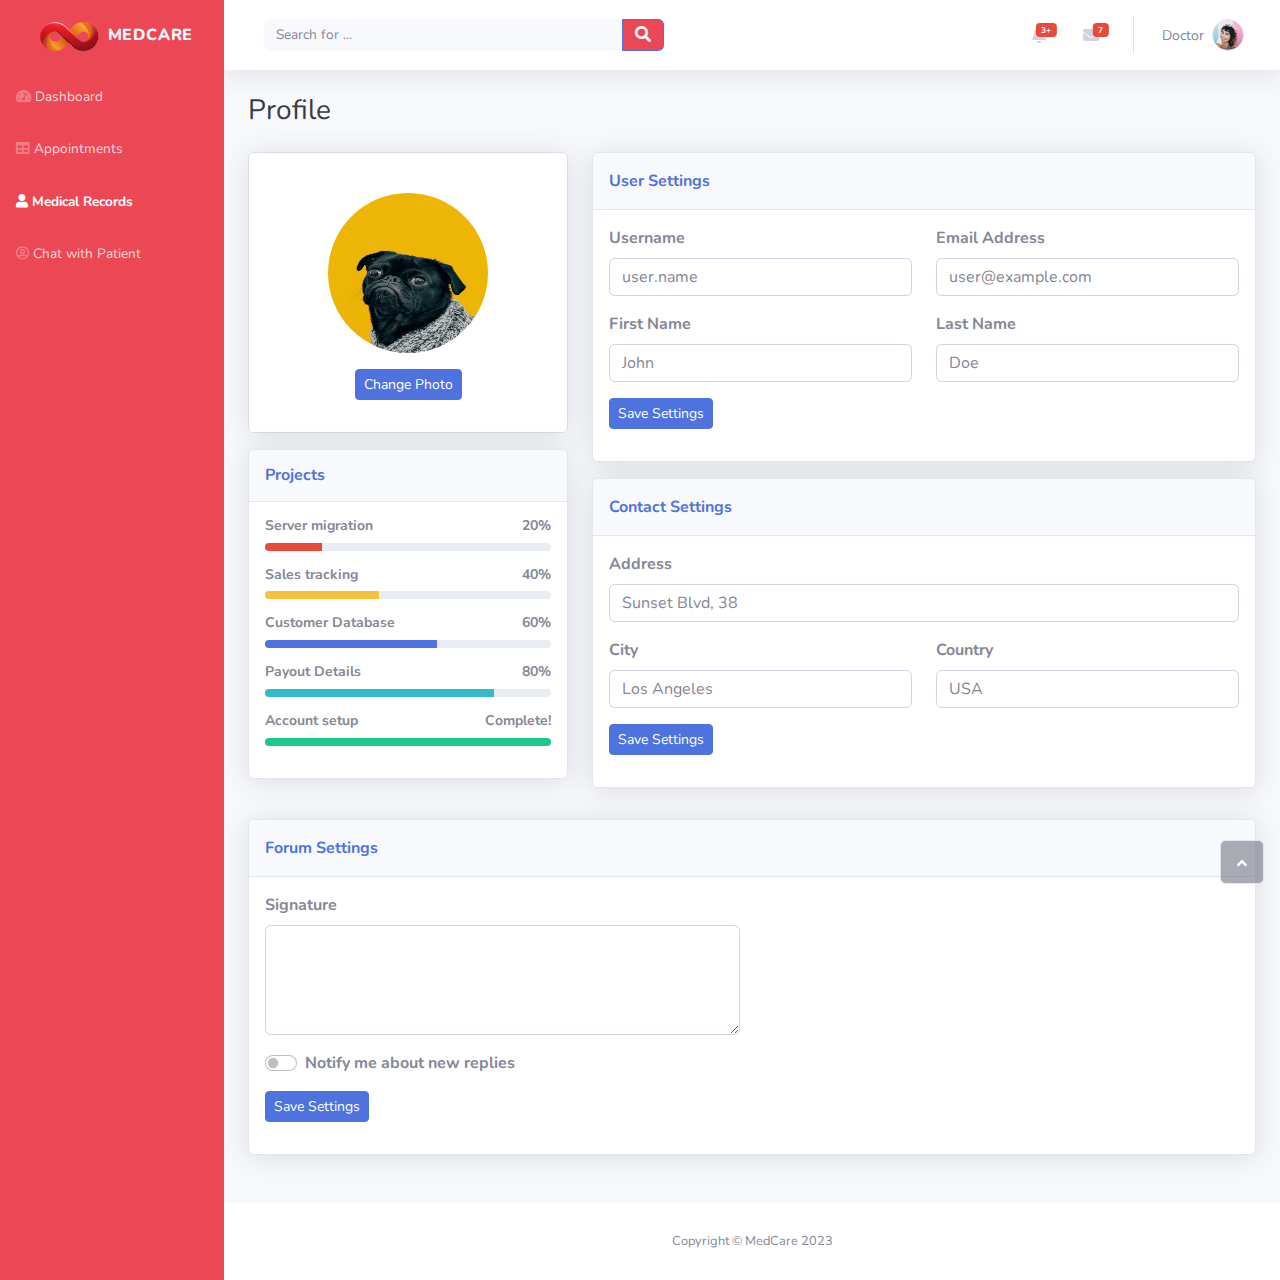
<file: profile.html>
<!DOCTYPE html>
<html lang="en">

<head>
    <meta charset="utf-8">
    <meta name="viewport" content="width=device-width, initial-scale=1.0, shrink-to-fit=no">
    <title>Profile - Brand</title>
    <link rel="stylesheet" href="assets/bootstrap/css/bootstrap.min.css">
    <link rel="stylesheet" href="https://fonts.googleapis.com/css?family=Nunito:200,200i,300,300i,400,400i,600,600i,700,700i,800,800i,900,900i&amp;display=swap">
    <link rel="stylesheet" href="assets/fonts/fontawesome-all.min.css">
</head>

<body id="page-top">
    <div id="wrapper">
        <nav class="navbar navbar-dark align-items-start sidebar sidebar-dark accordion bg-gradient-primary p-0" style="background: rgb(236,71,85);">
            <div class="container-fluid d-flex flex-column p-0"><a class="navbar-brand d-flex justify-content-center align-items-center sidebar-brand m-0" href="#" style="background: url(&quot;assets/img/images-removebg-preview.png&quot;);">
                    <div class="sidebar-brand-icon rotate-n-15"></div><img src="assets/img/images-removebg-preview.png" width="77" height="74"><span>Medcare</span>
                </a>
                <hr class="sidebar-divider my-0">
                <ul class="navbar-nav text-light" id="accordionSidebar">
                    <li class="nav-item"></li>
                    <li class="nav-item"><a class="nav-link" href="index.html"><i class="fas fa-tachometer-alt"></i><span>Dashboard</span></a></li>
                    <li class="nav-item"><a class="nav-link" href="table.html"><i class="fas fa-table"></i><span>Appointments</span></a><a class="nav-link active" href="profile.html"><i class="fas fa-user"></i><span>Medical Records</span></a></li>
                    <li class="nav-item"><a class="nav-link" href="login.html"><i class="far fa-user-circle"></i><span>Chat with Patient</span></a></li>
                    <li class="nav-item"></li>
                </ul>
                <div class="text-center d-none d-md-inline"></div>
            </div>
        </nav>
        <div class="d-flex flex-column" id="content-wrapper">
            <div id="content">
                <nav class="navbar navbar-light navbar-expand bg-white shadow mb-4 topbar static-top">
                    <div class="container-fluid"><button class="btn btn-link d-md-none rounded-circle me-3" id="sidebarToggleTop" type="button"><i class="fas fa-bars"></i></button>
                        <form class="d-none d-sm-inline-block me-auto ms-md-3 my-2 my-md-0 mw-100 navbar-search">
                            <div class="input-group"><input class="bg-light form-control border-0 small" type="text" placeholder="Search for ..."><button class="btn btn-primary py-0" type="button" style="background: rgb(236,71,85);"><i class="fas fa-search"></i></button></div>
                        </form>
                        <ul class="navbar-nav flex-nowrap ms-auto">
                            <li class="nav-item dropdown d-sm-none no-arrow"><a class="dropdown-toggle nav-link" aria-expanded="false" data-bs-toggle="dropdown" href="#"><i class="fas fa-search"></i></a>
                                <div class="dropdown-menu dropdown-menu-end p-3 animated--grow-in" aria-labelledby="searchDropdown">
                                    <form class="me-auto navbar-search w-100">
                                        <div class="input-group"><input class="bg-light form-control border-0 small" type="text" placeholder="Search for ...">
                                            <div class="input-group-append"><button class="btn btn-primary py-0" type="button"><i class="fas fa-search"></i></button></div>
                                        </div>
                                    </form>
                                </div>
                            </li>
                            <li class="nav-item dropdown no-arrow mx-1">
                                <div class="nav-item dropdown no-arrow"><a class="dropdown-toggle nav-link" aria-expanded="false" data-bs-toggle="dropdown" href="#"><span class="badge bg-danger badge-counter">3+</span><i class="fas fa-bell fa-fw"></i></a>
                                    <div class="dropdown-menu dropdown-menu-end dropdown-list animated--grow-in">
                                        <h6 class="dropdown-header">alerts center</h6><a class="dropdown-item d-flex align-items-center" href="#">
                                            <div class="me-3">
                                                <div class="bg-primary icon-circle"><i class="fas fa-file-alt text-white"></i></div>
                                            </div>
                                            <div><span class="small text-gray-500">December 12, 2019</span>
                                                <p>A new monthly report is ready to download!</p>
                                            </div>
                                        </a><a class="dropdown-item d-flex align-items-center" href="#">
                                            <div class="me-3">
                                                <div class="bg-success icon-circle"><i class="fas fa-donate text-white"></i></div>
                                            </div>
                                            <div><span class="small text-gray-500">December 7, 2019</span>
                                                <p>$290.29 has been deposited into your account!</p>
                                            </div>
                                        </a><a class="dropdown-item d-flex align-items-center" href="#">
                                            <div class="me-3">
                                                <div class="bg-warning icon-circle"><i class="fas fa-exclamation-triangle text-white"></i></div>
                                            </div>
                                            <div><span class="small text-gray-500">December 2, 2019</span>
                                                <p>Spending Alert: We've noticed unusually high spending for your account.</p>
                                            </div>
                                        </a><a class="dropdown-item text-center small text-gray-500" href="#">Show All Alerts</a>
                                    </div>
                                </div>
                            </li>
                            <li class="nav-item dropdown no-arrow mx-1">
                                <div class="nav-item dropdown no-arrow"><a class="dropdown-toggle nav-link" aria-expanded="false" data-bs-toggle="dropdown" href="#"><span class="badge bg-danger badge-counter">7</span><i class="fas fa-envelope fa-fw"></i></a>
                                    <div class="dropdown-menu dropdown-menu-end dropdown-list animated--grow-in">
                                        <h6 class="dropdown-header">alerts center</h6><a class="dropdown-item d-flex align-items-center" href="#">
                                            <div class="dropdown-list-image me-3"><img class="rounded-circle" src="assets/img/avatars/avatar4.jpeg">
                                                <div class="bg-success status-indicator"></div>
                                            </div>
                                            <div class="fw-bold">
                                                <div class="text-truncate"><span>Hi there! I am wondering if you can help me with a problem I've been having.</span></div>
                                                <p class="small text-gray-500 mb-0">Emily Fowler - 58m</p>
                                            </div>
                                        </a><a class="dropdown-item d-flex align-items-center" href="#">
                                            <div class="dropdown-list-image me-3"><img class="rounded-circle" src="assets/img/avatars/avatar2.jpeg">
                                                <div class="status-indicator"></div>
                                            </div>
                                            <div class="fw-bold">
                                                <div class="text-truncate"><span>I have the photos that you ordered last month!</span></div>
                                                <p class="small text-gray-500 mb-0">Jae Chun - 1d</p>
                                            </div>
                                        </a><a class="dropdown-item d-flex align-items-center" href="#">
                                            <div class="dropdown-list-image me-3"><img class="rounded-circle" src="assets/img/avatars/avatar3.jpeg">
                                                <div class="bg-warning status-indicator"></div>
                                            </div>
                                            <div class="fw-bold">
                                                <div class="text-truncate"><span>Last month's report looks great, I am very happy with the progress so far, keep up the good work!</span></div>
                                                <p class="small text-gray-500 mb-0">Morgan Alvarez - 2d</p>
                                            </div>
                                        </a><a class="dropdown-item d-flex align-items-center" href="#">
                                            <div class="dropdown-list-image me-3"><img class="rounded-circle" src="assets/img/avatars/avatar5.jpeg">
                                                <div class="bg-success status-indicator"></div>
                                            </div>
                                            <div class="fw-bold">
                                                <div class="text-truncate"><span>Am I a good boy? The reason I ask is because someone told me that people say this to all dogs, even if they aren't good...</span></div>
                                                <p class="small text-gray-500 mb-0">Chicken the Dog · 2w</p>
                                            </div>
                                        </a><a class="dropdown-item text-center small text-gray-500" href="#">Show All Alerts</a>
                                    </div>
                                </div>
                                <div class="shadow dropdown-list dropdown-menu dropdown-menu-end" aria-labelledby="alertsDropdown"></div>
                            </li>
                            <div class="d-none d-sm-block topbar-divider"></div>
                            <li class="nav-item dropdown no-arrow">
                                <div class="nav-item dropdown no-arrow"><a class="dropdown-toggle nav-link" aria-expanded="false" data-bs-toggle="dropdown" href="#"><span class="d-none d-lg-inline me-2 text-gray-600 small">Doctor</span><img class="border rounded-circle img-profile" src="assets/img/avatars/avatar1.jpeg"></a>
                                    <div class="dropdown-menu shadow dropdown-menu-end animated--grow-in"><a class="dropdown-item" href="#"><i class="fas fa-user fa-sm fa-fw me-2 text-gray-400"></i>&nbsp;Profile</a><a class="dropdown-item" href="#"><i class="fas fa-cogs fa-sm fa-fw me-2 text-gray-400"></i>&nbsp;Settings</a><a class="dropdown-item" href="#"><i class="fas fa-list fa-sm fa-fw me-2 text-gray-400"></i>&nbsp;Activity log</a>
                                        <div class="dropdown-divider"></div><a class="dropdown-item" href="#"><i class="fas fa-sign-out-alt fa-sm fa-fw me-2 text-gray-400"></i>&nbsp;Logout</a>
                                    </div>
                                </div>
                            </li>
                        </ul>
                    </div>
                </nav>
                <div class="container-fluid">
                    <h3 class="text-dark mb-4">Profile</h3>
                    <div class="row mb-3">
                        <div class="col-lg-4">
                            <div class="card mb-3">
                                <div class="card-body text-center shadow"><img class="rounded-circle mb-3 mt-4" src="assets/img/dogs/image2.jpeg" width="160" height="160">
                                    <div class="mb-3"><button class="btn btn-primary btn-sm" type="button">Change Photo</button></div>
                                </div>
                            </div>
                            <div class="card shadow mb-4">
                                <div class="card-header py-3">
                                    <h6 class="text-primary fw-bold m-0">Projects</h6>
                                </div>
                                <div class="card-body">
                                    <h4 class="small fw-bold">Server migration<span class="float-end">20%</span></h4>
                                    <div class="progress progress-sm mb-3">
                                        <div class="progress-bar bg-danger" aria-valuenow="20" aria-valuemin="0" aria-valuemax="100" style="width: 20%;"><span class="visually-hidden">20%</span></div>
                                    </div>
                                    <h4 class="small fw-bold">Sales tracking<span class="float-end">40%</span></h4>
                                    <div class="progress progress-sm mb-3">
                                        <div class="progress-bar bg-warning" aria-valuenow="40" aria-valuemin="0" aria-valuemax="100" style="width: 40%;"><span class="visually-hidden">40%</span></div>
                                    </div>
                                    <h4 class="small fw-bold">Customer Database<span class="float-end">60%</span></h4>
                                    <div class="progress progress-sm mb-3">
                                        <div class="progress-bar bg-primary" aria-valuenow="60" aria-valuemin="0" aria-valuemax="100" style="width: 60%;"><span class="visually-hidden">60%</span></div>
                                    </div>
                                    <h4 class="small fw-bold">Payout Details<span class="float-end">80%</span></h4>
                                    <div class="progress progress-sm mb-3">
                                        <div class="progress-bar bg-info" aria-valuenow="80" aria-valuemin="0" aria-valuemax="100" style="width: 80%;"><span class="visually-hidden">80%</span></div>
                                    </div>
                                    <h4 class="small fw-bold">Account setup<span class="float-end">Complete!</span></h4>
                                    <div class="progress progress-sm mb-3">
                                        <div class="progress-bar bg-success" aria-valuenow="100" aria-valuemin="0" aria-valuemax="100" style="width: 100%;"><span class="visually-hidden">100%</span></div>
                                    </div>
                                </div>
                            </div>
                        </div>
                        <div class="col-lg-8">
                            <div class="row mb-3 d-none">
                                <div class="col">
                                    <div class="card text-white bg-primary shadow">
                                        <div class="card-body">
                                            <div class="row mb-2">
                                                <div class="col">
                                                    <p class="m-0">Peformance</p>
                                                    <p class="m-0"><strong>65.2%</strong></p>
                                                </div>
                                                <div class="col-auto"><i class="fas fa-rocket fa-2x"></i></div>
                                            </div>
                                            <p class="text-white-50 small m-0"><i class="fas fa-arrow-up"></i>&nbsp;5% since last month</p>
                                        </div>
                                    </div>
                                </div>
                                <div class="col">
                                    <div class="card text-white bg-success shadow">
                                        <div class="card-body">
                                            <div class="row mb-2">
                                                <div class="col">
                                                    <p class="m-0">Peformance</p>
                                                    <p class="m-0"><strong>65.2%</strong></p>
                                                </div>
                                                <div class="col-auto"><i class="fas fa-rocket fa-2x"></i></div>
                                            </div>
                                            <p class="text-white-50 small m-0"><i class="fas fa-arrow-up"></i>&nbsp;5% since last month</p>
                                        </div>
                                    </div>
                                </div>
                            </div>
                            <div class="row">
                                <div class="col">
                                    <div class="card shadow mb-3">
                                        <div class="card-header py-3">
                                            <p class="text-primary m-0 fw-bold">User Settings</p>
                                        </div>
                                        <div class="card-body">
                                            <form>
                                                <div class="row">
                                                    <div class="col">
                                                        <div class="mb-3"><label class="form-label" for="username"><strong>Username</strong></label><input class="form-control" type="text" id="username" placeholder="user.name" name="username"></div>
                                                    </div>
                                                    <div class="col">
                                                        <div class="mb-3"><label class="form-label" for="email"><strong>Email Address</strong></label><input class="form-control" type="email" id="email" placeholder="user@example.com" name="email"></div>
                                                    </div>
                                                </div>
                                                <div class="row">
                                                    <div class="col">
                                                        <div class="mb-3"><label class="form-label" for="first_name"><strong>First Name</strong></label><input class="form-control" type="text" id="first_name" placeholder="John" name="first_name"></div>
                                                    </div>
                                                    <div class="col">
                                                        <div class="mb-3"><label class="form-label" for="last_name"><strong>Last Name</strong></label><input class="form-control" type="text" id="last_name" placeholder="Doe" name="last_name"></div>
                                                    </div>
                                                </div>
                                                <div class="mb-3"><button class="btn btn-primary btn-sm" type="submit">Save Settings</button></div>
                                            </form>
                                        </div>
                                    </div>
                                    <div class="card shadow">
                                        <div class="card-header py-3">
                                            <p class="text-primary m-0 fw-bold">Contact Settings</p>
                                        </div>
                                        <div class="card-body">
                                            <form>
                                                <div class="mb-3"><label class="form-label" for="address"><strong>Address</strong></label><input class="form-control" type="text" id="address" placeholder="Sunset Blvd, 38" name="address"></div>
                                                <div class="row">
                                                    <div class="col">
                                                        <div class="mb-3"><label class="form-label" for="city"><strong>City</strong></label><input class="form-control" type="text" id="city" placeholder="Los Angeles" name="city"></div>
                                                    </div>
                                                    <div class="col">
                                                        <div class="mb-3"><label class="form-label" for="country"><strong>Country</strong></label><input class="form-control" type="text" id="country" placeholder="USA" name="country"></div>
                                                    </div>
                                                </div>
                                                <div class="mb-3"><button class="btn btn-primary btn-sm" type="submit">Save&nbsp;Settings</button></div>
                                            </form>
                                        </div>
                                    </div>
                                </div>
                            </div>
                        </div>
                    </div>
                    <div class="card shadow mb-5">
                        <div class="card-header py-3">
                            <p class="text-primary m-0 fw-bold">Forum Settings</p>
                        </div>
                        <div class="card-body">
                            <div class="row">
                                <div class="col-md-6">
                                    <form>
                                        <div class="mb-3"><label class="form-label" for="signature"><strong>Signature</strong><br></label><textarea class="form-control" id="signature" rows="4" name="signature"></textarea></div>
                                        <div class="mb-3">
                                            <div class="form-check form-switch"><input class="form-check-input" type="checkbox" id="formCheck-1"><label class="form-check-label" for="formCheck-1"><strong>Notify me about new replies</strong></label></div>
                                        </div>
                                        <div class="mb-3"><button class="btn btn-primary btn-sm" type="submit">Save Settings</button></div>
                                    </form>
                                </div>
                            </div>
                        </div>
                    </div>
                </div>
            </div>
            <footer class="bg-white sticky-footer">
                <div class="container my-auto">
                    <div class="text-center my-auto copyright"><span>Copyright © MedCare 2023</span></div>
                </div>
            </footer>
        </div><a class="border rounded d-inline scroll-to-top" href="#page-top"><i class="fas fa-angle-up"></i></a>
    </div>
    <script src="assets/bootstrap/js/bootstrap.min.js"></script>
    <script src="assets/js/theme.js"></script>
</body>

</html>
</file>
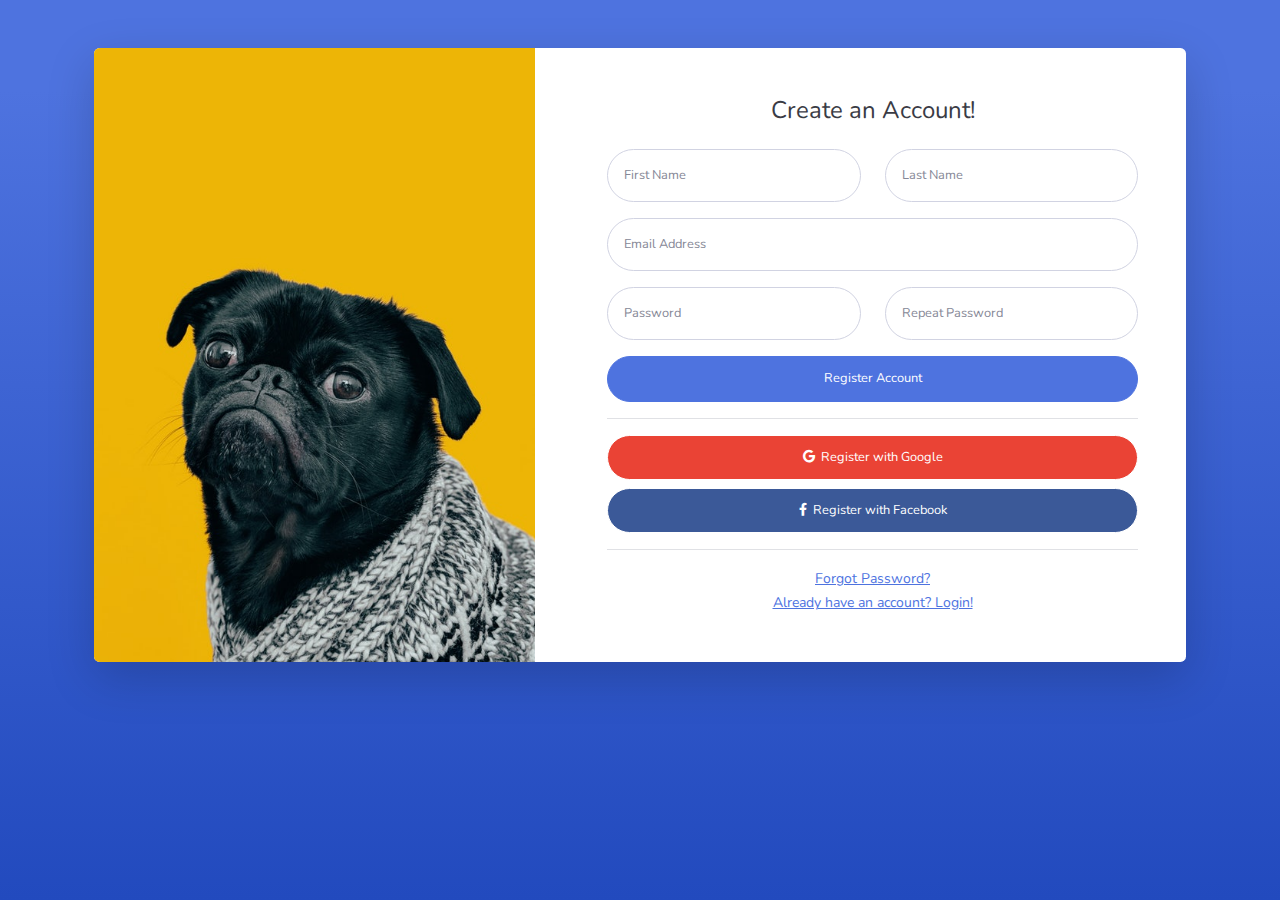
<file: register.html>
<!DOCTYPE html>
<html lang="en">

<head>
    <meta charset="utf-8">
    <meta name="viewport" content="width=device-width, initial-scale=1.0, shrink-to-fit=no">
    <title>Register - Brand</title>
    <link rel="stylesheet" href="assets/bootstrap/css/bootstrap.min.css">
    <link rel="stylesheet" href="https://fonts.googleapis.com/css?family=Nunito:200,200i,300,300i,400,400i,600,600i,700,700i,800,800i,900,900i&amp;display=swap">
    <link rel="stylesheet" href="assets/fonts/fontawesome-all.min.css">
</head>

<body class="bg-gradient-primary">
    <div class="container">
        <div class="card shadow-lg o-hidden border-0 my-5">
            <div class="card-body p-0">
                <div class="row">
                    <div class="col-lg-5 d-none d-lg-flex">
                        <div class="flex-grow-1 bg-register-image" style="background-image: url(&quot;assets/img/dogs/image2.jpeg&quot;);"></div>
                    </div>
                    <div class="col-lg-7">
                        <div class="p-5">
                            <div class="text-center">
                                <h4 class="text-dark mb-4">Create an Account!</h4>
                            </div>
                            <form class="user">
                                <div class="row mb-3">
                                    <div class="col-sm-6 mb-3 mb-sm-0"><input class="form-control form-control-user" type="text" id="exampleFirstName" placeholder="First Name" name="first_name"></div>
                                    <div class="col-sm-6"><input class="form-control form-control-user" type="text" id="exampleLastName" placeholder="Last Name" name="last_name"></div>
                                </div>
                                <div class="mb-3"><input class="form-control form-control-user" type="email" id="exampleInputEmail" aria-describedby="emailHelp" placeholder="Email Address" name="email"></div>
                                <div class="row mb-3">
                                    <div class="col-sm-6 mb-3 mb-sm-0"><input class="form-control form-control-user" type="password" id="examplePasswordInput" placeholder="Password" name="password"></div>
                                    <div class="col-sm-6"><input class="form-control form-control-user" type="password" id="exampleRepeatPasswordInput" placeholder="Repeat Password" name="password_repeat"></div>
                                </div><button class="btn btn-primary d-block btn-user w-100" type="submit">Register Account</button>
                                <hr><a class="btn btn-primary d-block btn-google btn-user w-100 mb-2" role="button"><i class="fab fa-google"></i>&nbsp; Register with Google</a><a class="btn btn-primary d-block btn-facebook btn-user w-100" role="button"><i class="fab fa-facebook-f"></i>&nbsp; Register with Facebook</a>
                                <hr>
                            </form>
                            <div class="text-center"><a class="small" href="forgot-password.html">Forgot Password?</a></div>
                            <div class="text-center"><a class="small" href="login.html">Already have an account? Login!</a></div>
                        </div>
                    </div>
                </div>
            </div>
        </div>
    </div>
    <script src="assets/bootstrap/js/bootstrap.min.js"></script>
    <script src="assets/js/theme.js"></script>
</body>

</html>
</file>
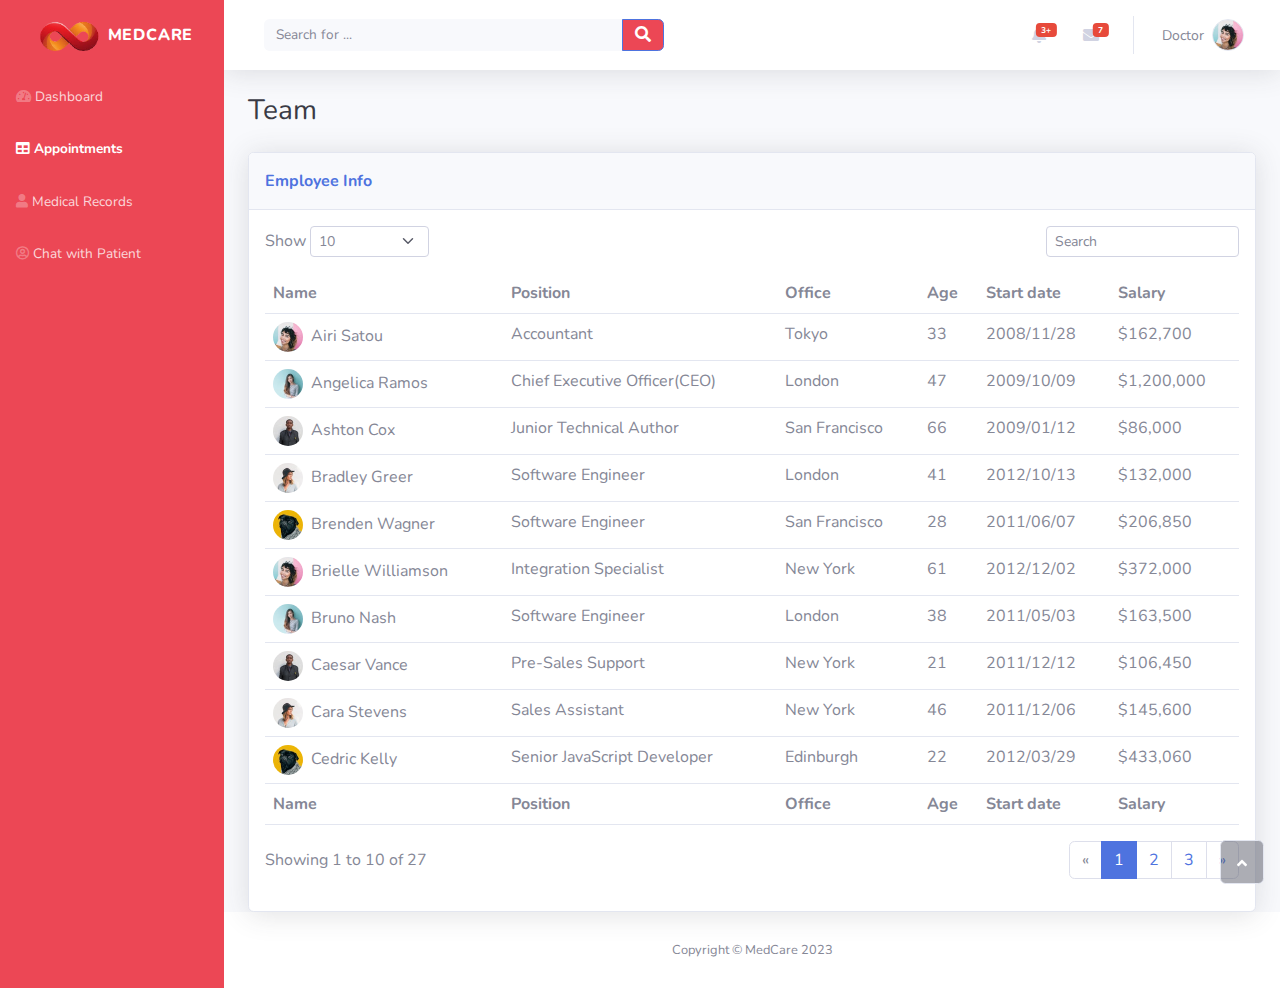
<file: table.html>
<!DOCTYPE html>
<html lang="en">

<head>
    <meta charset="utf-8">
    <meta name="viewport" content="width=device-width, initial-scale=1.0, shrink-to-fit=no">
    <title>Table - Brand</title>
    <link rel="stylesheet" href="assets/bootstrap/css/bootstrap.min.css">
    <link rel="stylesheet" href="https://fonts.googleapis.com/css?family=Nunito:200,200i,300,300i,400,400i,600,600i,700,700i,800,800i,900,900i&amp;display=swap">
    <link rel="stylesheet" href="assets/fonts/fontawesome-all.min.css">
</head>

<body id="page-top">
    <div id="wrapper">
        <nav class="navbar navbar-dark align-items-start sidebar sidebar-dark accordion bg-gradient-primary p-0" style="background: rgb(236,71,85);">
            <div class="container-fluid d-flex flex-column p-0"><a class="navbar-brand d-flex justify-content-center align-items-center sidebar-brand m-0" href="#" style="background: url(&quot;assets/img/images-removebg-preview.png&quot;);">
                    <div class="sidebar-brand-icon rotate-n-15"></div><img src="assets/img/images-removebg-preview.png" width="77" height="74"><span>Medcare</span>
                </a>
                <hr class="sidebar-divider my-0">
                <ul class="navbar-nav text-light" id="accordionSidebar">
                    <li class="nav-item"></li>
                    <li class="nav-item"><a class="nav-link" href="index.html"><i class="fas fa-tachometer-alt"></i><span>Dashboard</span></a></li>
                    <li class="nav-item"><a class="nav-link active" href="table.html"><i class="fas fa-table"></i><span>Appointments</span></a><a class="nav-link" href="profile.html"><i class="fas fa-user"></i><span>Medical Records</span></a></li>
                    <li class="nav-item"><a class="nav-link" href="login.html"><i class="far fa-user-circle"></i><span>Chat with Patient</span></a></li>
                    <li class="nav-item"></li>
                </ul>
                <div class="text-center d-none d-md-inline"></div>
            </div>
        </nav>
        <div class="d-flex flex-column" id="content-wrapper">
            <div id="content">
                <nav class="navbar navbar-light navbar-expand bg-white shadow mb-4 topbar static-top">
                    <div class="container-fluid"><button class="btn btn-link d-md-none rounded-circle me-3" id="sidebarToggleTop" type="button"><i class="fas fa-bars"></i></button>
                        <form class="d-none d-sm-inline-block me-auto ms-md-3 my-2 my-md-0 mw-100 navbar-search">
                            <div class="input-group"><input class="bg-light form-control border-0 small" type="text" placeholder="Search for ..."><button class="btn btn-primary py-0" type="button" style="background: rgb(236,71,85);"><i class="fas fa-search"></i></button></div>
                        </form>
                        <ul class="navbar-nav flex-nowrap ms-auto">
                            <li class="nav-item dropdown d-sm-none no-arrow"><a class="dropdown-toggle nav-link" aria-expanded="false" data-bs-toggle="dropdown" href="#"><i class="fas fa-search"></i></a>
                                <div class="dropdown-menu dropdown-menu-end p-3 animated--grow-in" aria-labelledby="searchDropdown">
                                    <form class="me-auto navbar-search w-100">
                                        <div class="input-group"><input class="bg-light form-control border-0 small" type="text" placeholder="Search for ...">
                                            <div class="input-group-append"><button class="btn btn-primary py-0" type="button"><i class="fas fa-search"></i></button></div>
                                        </div>
                                    </form>
                                </div>
                            </li>
                            <li class="nav-item dropdown no-arrow mx-1">
                                <div class="nav-item dropdown no-arrow"><a class="dropdown-toggle nav-link" aria-expanded="false" data-bs-toggle="dropdown" href="#"><span class="badge bg-danger badge-counter">3+</span><i class="fas fa-bell fa-fw"></i></a>
                                    <div class="dropdown-menu dropdown-menu-end dropdown-list animated--grow-in">
                                        <h6 class="dropdown-header">alerts center</h6><a class="dropdown-item d-flex align-items-center" href="#">
                                            <div class="me-3">
                                                <div class="bg-primary icon-circle"><i class="fas fa-file-alt text-white"></i></div>
                                            </div>
                                            <div><span class="small text-gray-500">December 12, 2019</span>
                                                <p>A new monthly report is ready to download!</p>
                                            </div>
                                        </a><a class="dropdown-item d-flex align-items-center" href="#">
                                            <div class="me-3">
                                                <div class="bg-success icon-circle"><i class="fas fa-donate text-white"></i></div>
                                            </div>
                                            <div><span class="small text-gray-500">December 7, 2019</span>
                                                <p>$290.29 has been deposited into your account!</p>
                                            </div>
                                        </a><a class="dropdown-item d-flex align-items-center" href="#">
                                            <div class="me-3">
                                                <div class="bg-warning icon-circle"><i class="fas fa-exclamation-triangle text-white"></i></div>
                                            </div>
                                            <div><span class="small text-gray-500">December 2, 2019</span>
                                                <p>Spending Alert: We've noticed unusually high spending for your account.</p>
                                            </div>
                                        </a><a class="dropdown-item text-center small text-gray-500" href="#">Show All Alerts</a>
                                    </div>
                                </div>
                            </li>
                            <li class="nav-item dropdown no-arrow mx-1">
                                <div class="nav-item dropdown no-arrow"><a class="dropdown-toggle nav-link" aria-expanded="false" data-bs-toggle="dropdown" href="#"><span class="badge bg-danger badge-counter">7</span><i class="fas fa-envelope fa-fw"></i></a>
                                    <div class="dropdown-menu dropdown-menu-end dropdown-list animated--grow-in">
                                        <h6 class="dropdown-header">alerts center</h6><a class="dropdown-item d-flex align-items-center" href="#">
                                            <div class="dropdown-list-image me-3"><img class="rounded-circle" src="assets/img/avatars/avatar4.jpeg">
                                                <div class="bg-success status-indicator"></div>
                                            </div>
                                            <div class="fw-bold">
                                                <div class="text-truncate"><span>Hi there! I am wondering if you can help me with a problem I've been having.</span></div>
                                                <p class="small text-gray-500 mb-0">Emily Fowler - 58m</p>
                                            </div>
                                        </a><a class="dropdown-item d-flex align-items-center" href="#">
                                            <div class="dropdown-list-image me-3"><img class="rounded-circle" src="assets/img/avatars/avatar2.jpeg">
                                                <div class="status-indicator"></div>
                                            </div>
                                            <div class="fw-bold">
                                                <div class="text-truncate"><span>I have the photos that you ordered last month!</span></div>
                                                <p class="small text-gray-500 mb-0">Jae Chun - 1d</p>
                                            </div>
                                        </a><a class="dropdown-item d-flex align-items-center" href="#">
                                            <div class="dropdown-list-image me-3"><img class="rounded-circle" src="assets/img/avatars/avatar3.jpeg">
                                                <div class="bg-warning status-indicator"></div>
                                            </div>
                                            <div class="fw-bold">
                                                <div class="text-truncate"><span>Last month's report looks great, I am very happy with the progress so far, keep up the good work!</span></div>
                                                <p class="small text-gray-500 mb-0">Morgan Alvarez - 2d</p>
                                            </div>
                                        </a><a class="dropdown-item d-flex align-items-center" href="#">
                                            <div class="dropdown-list-image me-3"><img class="rounded-circle" src="assets/img/avatars/avatar5.jpeg">
                                                <div class="bg-success status-indicator"></div>
                                            </div>
                                            <div class="fw-bold">
                                                <div class="text-truncate"><span>Am I a good boy? The reason I ask is because someone told me that people say this to all dogs, even if they aren't good...</span></div>
                                                <p class="small text-gray-500 mb-0">Chicken the Dog · 2w</p>
                                            </div>
                                        </a><a class="dropdown-item text-center small text-gray-500" href="#">Show All Alerts</a>
                                    </div>
                                </div>
                                <div class="shadow dropdown-list dropdown-menu dropdown-menu-end" aria-labelledby="alertsDropdown"></div>
                            </li>
                            <div class="d-none d-sm-block topbar-divider"></div>
                            <li class="nav-item dropdown no-arrow">
                                <div class="nav-item dropdown no-arrow"><a class="dropdown-toggle nav-link" aria-expanded="false" data-bs-toggle="dropdown" href="#"><span class="d-none d-lg-inline me-2 text-gray-600 small">Doctor</span><img class="border rounded-circle img-profile" src="assets/img/avatars/avatar1.jpeg"></a>
                                    <div class="dropdown-menu shadow dropdown-menu-end animated--grow-in"><a class="dropdown-item" href="#"><i class="fas fa-user fa-sm fa-fw me-2 text-gray-400"></i>&nbsp;Profile</a><a class="dropdown-item" href="#"><i class="fas fa-cogs fa-sm fa-fw me-2 text-gray-400"></i>&nbsp;Settings</a><a class="dropdown-item" href="#"><i class="fas fa-list fa-sm fa-fw me-2 text-gray-400"></i>&nbsp;Activity log</a>
                                        <div class="dropdown-divider"></div><a class="dropdown-item" href="#"><i class="fas fa-sign-out-alt fa-sm fa-fw me-2 text-gray-400"></i>&nbsp;Logout</a>
                                    </div>
                                </div>
                            </li>
                        </ul>
                    </div>
                </nav>
                <div class="container-fluid">
                    <h3 class="text-dark mb-4">Team</h3>
                    <div class="card shadow">
                        <div class="card-header py-3">
                            <p class="text-primary m-0 fw-bold">Employee Info</p>
                        </div>
                        <div class="card-body">
                            <div class="row">
                                <div class="col-md-6 text-nowrap">
                                    <div id="dataTable_length" class="dataTables_length" aria-controls="dataTable"><label class="form-label">Show&nbsp;<select class="d-inline-block form-select form-select-sm">
                                                <option value="10" selected="">10</option>
                                                <option value="25">25</option>
                                                <option value="50">50</option>
                                                <option value="100">100</option>
                                            </select>&nbsp;</label></div>
                                </div>
                                <div class="col-md-6">
                                    <div class="text-md-end dataTables_filter" id="dataTable_filter"><label class="form-label"><input type="search" class="form-control form-control-sm" aria-controls="dataTable" placeholder="Search"></label></div>
                                </div>
                            </div>
                            <div class="table-responsive table mt-2" id="dataTable" role="grid" aria-describedby="dataTable_info">
                                <table class="table my-0" id="dataTable">
                                    <thead>
                                        <tr>
                                            <th>Name</th>
                                            <th>Position</th>
                                            <th>Office</th>
                                            <th>Age</th>
                                            <th>Start date</th>
                                            <th>Salary</th>
                                        </tr>
                                    </thead>
                                    <tbody>
                                        <tr>
                                            <td><img class="rounded-circle me-2" width="30" height="30" src="assets/img/avatars/avatar1.jpeg">Airi Satou</td>
                                            <td>Accountant</td>
                                            <td>Tokyo</td>
                                            <td>33</td>
                                            <td>2008/11/28</td>
                                            <td>$162,700</td>
                                        </tr>
                                        <tr>
                                            <td><img class="rounded-circle me-2" width="30" height="30" src="assets/img/avatars/avatar2.jpeg">Angelica Ramos</td>
                                            <td>Chief Executive Officer(CEO)</td>
                                            <td>London</td>
                                            <td>47</td>
                                            <td>2009/10/09<br></td>
                                            <td>$1,200,000</td>
                                        </tr>
                                        <tr>
                                            <td><img class="rounded-circle me-2" width="30" height="30" src="assets/img/avatars/avatar3.jpeg">Ashton Cox</td>
                                            <td>Junior Technical Author</td>
                                            <td>San Francisco</td>
                                            <td>66</td>
                                            <td>2009/01/12<br></td>
                                            <td>$86,000</td>
                                        </tr>
                                        <tr>
                                            <td><img class="rounded-circle me-2" width="30" height="30" src="assets/img/avatars/avatar4.jpeg">Bradley Greer</td>
                                            <td>Software Engineer</td>
                                            <td>London</td>
                                            <td>41</td>
                                            <td>2012/10/13<br></td>
                                            <td>$132,000</td>
                                        </tr>
                                        <tr>
                                            <td><img class="rounded-circle me-2" width="30" height="30" src="assets/img/avatars/avatar5.jpeg">Brenden Wagner</td>
                                            <td>Software Engineer</td>
                                            <td>San Francisco</td>
                                            <td>28</td>
                                            <td>2011/06/07<br></td>
                                            <td>$206,850</td>
                                        </tr>
                                        <tr>
                                            <td><img class="rounded-circle me-2" width="30" height="30" src="assets/img/avatars/avatar1.jpeg">Brielle Williamson</td>
                                            <td>Integration Specialist</td>
                                            <td>New York</td>
                                            <td>61</td>
                                            <td>2012/12/02<br></td>
                                            <td>$372,000</td>
                                        </tr>
                                        <tr>
                                            <td><img class="rounded-circle me-2" width="30" height="30" src="assets/img/avatars/avatar2.jpeg">Bruno Nash<br></td>
                                            <td>Software Engineer</td>
                                            <td>London</td>
                                            <td>38</td>
                                            <td>2011/05/03<br></td>
                                            <td>$163,500</td>
                                        </tr>
                                        <tr>
                                            <td><img class="rounded-circle me-2" width="30" height="30" src="assets/img/avatars/avatar3.jpeg">Caesar Vance</td>
                                            <td>Pre-Sales Support</td>
                                            <td>New York</td>
                                            <td>21</td>
                                            <td>2011/12/12<br></td>
                                            <td>$106,450</td>
                                        </tr>
                                        <tr>
                                            <td><img class="rounded-circle me-2" width="30" height="30" src="assets/img/avatars/avatar4.jpeg">Cara Stevens</td>
                                            <td>Sales Assistant</td>
                                            <td>New York</td>
                                            <td>46</td>
                                            <td>2011/12/06<br></td>
                                            <td>$145,600</td>
                                        </tr>
                                        <tr>
                                            <td><img class="rounded-circle me-2" width="30" height="30" src="assets/img/avatars/avatar5.jpeg">Cedric Kelly</td>
                                            <td>Senior JavaScript Developer</td>
                                            <td>Edinburgh</td>
                                            <td>22</td>
                                            <td>2012/03/29<br></td>
                                            <td>$433,060</td>
                                        </tr>
                                    </tbody>
                                    <tfoot>
                                        <tr>
                                            <td><strong>Name</strong></td>
                                            <td><strong>Position</strong></td>
                                            <td><strong>Office</strong></td>
                                            <td><strong>Age</strong></td>
                                            <td><strong>Start date</strong></td>
                                            <td><strong>Salary</strong></td>
                                        </tr>
                                    </tfoot>
                                </table>
                            </div>
                            <div class="row">
                                <div class="col-md-6 align-self-center">
                                    <p id="dataTable_info" class="dataTables_info" role="status" aria-live="polite">Showing 1 to 10 of 27</p>
                                </div>
                                <div class="col-md-6">
                                    <nav class="d-lg-flex justify-content-lg-end dataTables_paginate paging_simple_numbers">
                                        <ul class="pagination">
                                            <li class="page-item disabled"><a class="page-link" aria-label="Previous" href="#"><span aria-hidden="true">«</span></a></li>
                                            <li class="page-item active"><a class="page-link" href="#">1</a></li>
                                            <li class="page-item"><a class="page-link" href="#">2</a></li>
                                            <li class="page-item"><a class="page-link" href="#">3</a></li>
                                            <li class="page-item"><a class="page-link" aria-label="Next" href="#"><span aria-hidden="true">»</span></a></li>
                                        </ul>
                                    </nav>
                                </div>
                            </div>
                        </div>
                    </div>
                </div>
            </div>
            <footer class="bg-white sticky-footer">
                <div class="container my-auto">
                    <div class="text-center my-auto copyright"><span>Copyright © MedCare 2023</span></div>
                </div>
            </footer>
        </div><a class="border rounded d-inline scroll-to-top" href="#page-top"><i class="fas fa-angle-up"></i></a>
    </div>
    <script src="assets/bootstrap/js/bootstrap.min.js"></script>
    <script src="assets/js/theme.js"></script>
</body>

</html>
</file>
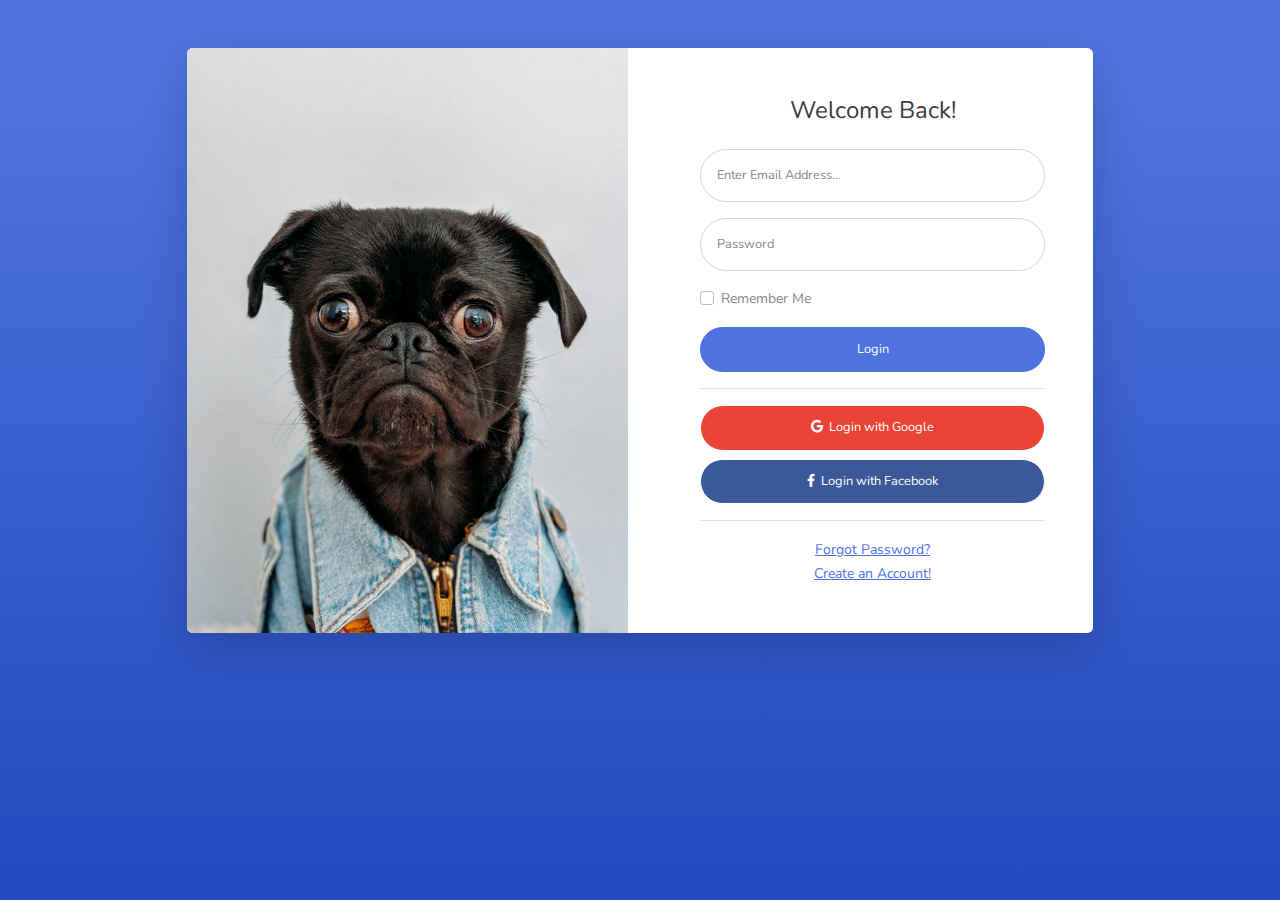
<file: Chats/login.html>
<!DOCTYPE html>
<html lang="en">

<head>
    <meta charset="utf-8">
    <meta name="viewport" content="width=device-width, initial-scale=1.0, shrink-to-fit=no">
    <title>Login - Brand</title>
    <link rel="stylesheet" href="assets/bootstrap/css/bootstrap.min.css">
    <link rel="stylesheet" href="https://fonts.googleapis.com/css?family=Nunito:200,200i,300,300i,400,400i,600,600i,700,700i,800,800i,900,900i&amp;display=swap">
    <link rel="stylesheet" href="assets/fonts/fontawesome-all.min.css">
    <link rel="stylesheet" href="assets/css/Bootstrap-Chat.css">
    <link rel="stylesheet" href="assets/css/Chat.css">
</head>

<body class="bg-gradient-primary">
    <div class="container">
        <div class="row justify-content-center">
            <div class="col-md-9 col-lg-12 col-xl-10">
                <div class="card shadow-lg o-hidden border-0 my-5">
                    <div class="card-body p-0">
                        <div class="row">
                            <div class="col-lg-6 d-none d-lg-flex">
                                <div class="flex-grow-1 bg-login-image" style="background-image: url(&quot;assets/img/dogs/image3.jpeg&quot;);"></div>
                            </div>
                            <div class="col-lg-6">
                                <div class="p-5">
                                    <div class="text-center">
                                        <h4 class="text-dark mb-4">Welcome Back!</h4>
                                    </div>
                                    <form class="user">
                                        <div class="mb-3"><input class="form-control form-control-user" type="email" id="exampleInputEmail" aria-describedby="emailHelp" placeholder="Enter Email Address..." name="email"></div>
                                        <div class="mb-3"><input class="form-control form-control-user" type="password" id="exampleInputPassword" placeholder="Password" name="password"></div>
                                        <div class="mb-3">
                                            <div class="custom-control custom-checkbox small">
                                                <div class="form-check"><input class="form-check-input custom-control-input" type="checkbox" id="formCheck-1"><label class="form-check-label custom-control-label" for="formCheck-1">Remember Me</label></div>
                                            </div>
                                        </div><button class="btn btn-primary d-block btn-user w-100" type="submit">Login</button>
                                        <hr><a class="btn btn-primary d-block btn-google btn-user w-100 mb-2" role="button"><i class="fab fa-google"></i>&nbsp; Login with Google</a><a class="btn btn-primary d-block btn-facebook btn-user w-100" role="button"><i class="fab fa-facebook-f"></i>&nbsp; Login with Facebook</a>
                                        <hr>
                                    </form>
                                    <div class="text-center"><a class="small" href="forgot-password.html">Forgot Password?</a></div>
                                    <div class="text-center"><a class="small" href="register.html">Create an Account!</a></div>
                                </div>
                            </div>
                        </div>
                    </div>
                </div>
            </div>
        </div>
    </div>
    <script src="assets/bootstrap/js/bootstrap.min.js"></script>
    <script src="assets/js/theme.js"></script>
</body>

</html>
</file>
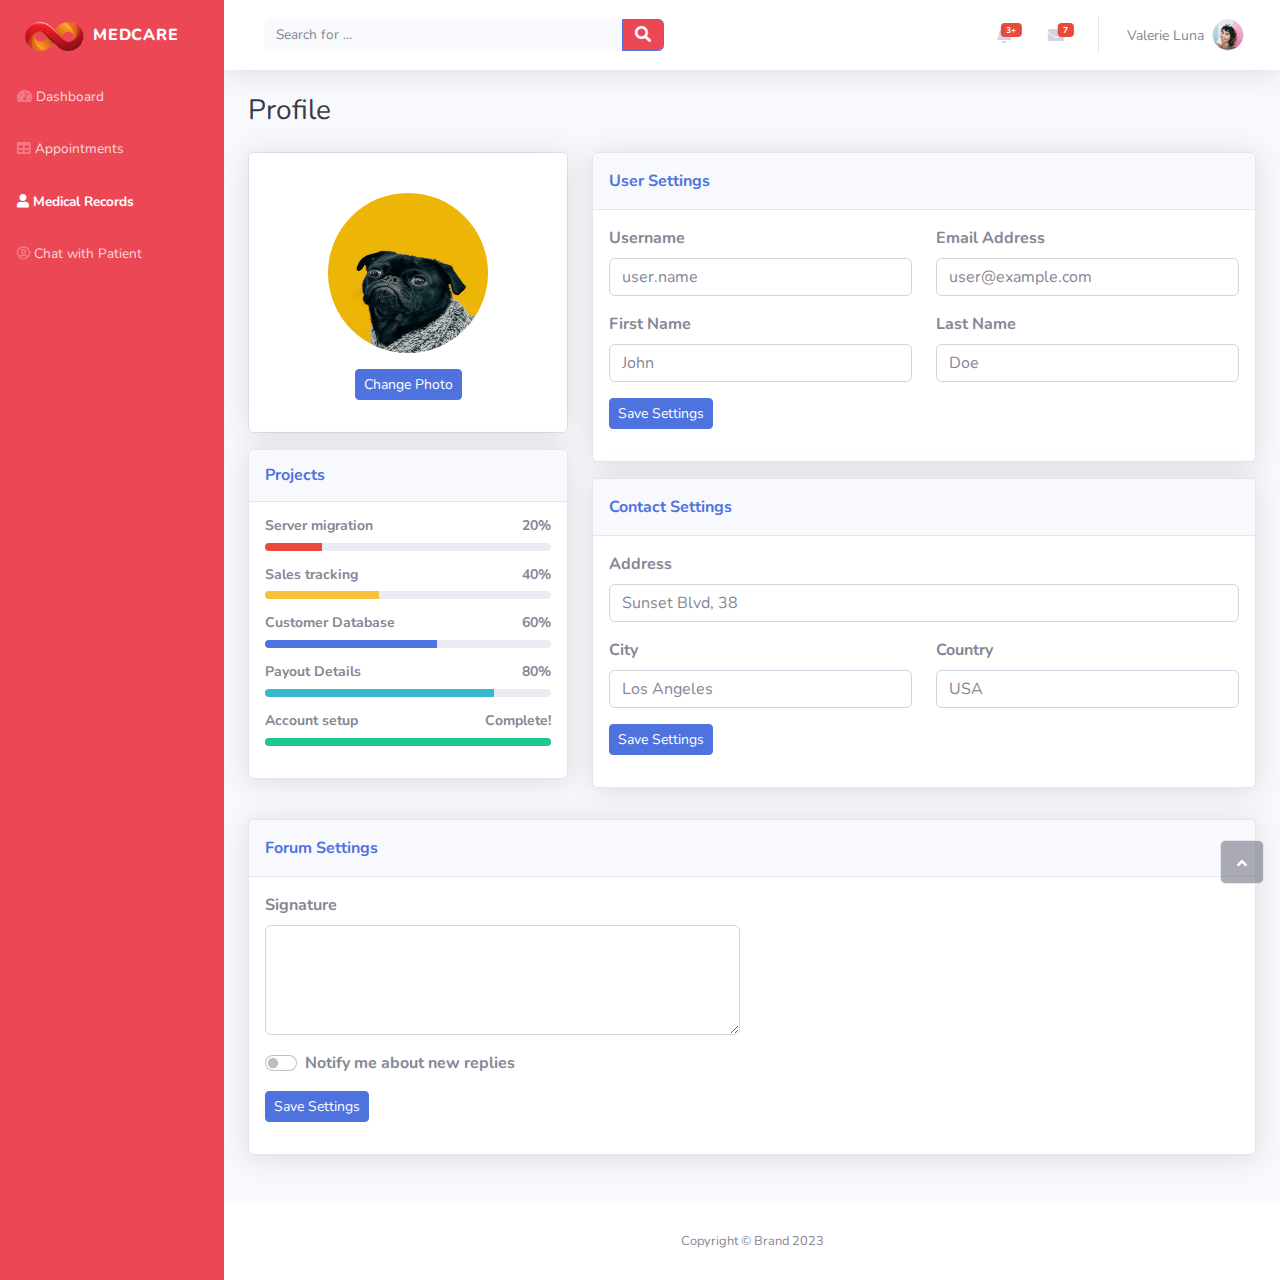
<file: Chats/profile.html>
<!DOCTYPE html>
<html lang="en">

<head>
    <meta charset="utf-8">
    <meta name="viewport" content="width=device-width, initial-scale=1.0, shrink-to-fit=no">
    <title>Profile - Brand</title>
    <link rel="stylesheet" href="assets/bootstrap/css/bootstrap.min.css">
    <link rel="stylesheet" href="https://fonts.googleapis.com/css?family=Nunito:200,200i,300,300i,400,400i,600,600i,700,700i,800,800i,900,900i&amp;display=swap">
    <link rel="stylesheet" href="assets/fonts/fontawesome-all.min.css">
    <link rel="stylesheet" href="assets/css/Bootstrap-Chat.css">
    <link rel="stylesheet" href="assets/css/Chat.css">
</head>

<body id="page-top">
    <div id="wrapper">
        <nav class="navbar navbar-dark align-items-start sidebar sidebar-dark accordion bg-gradient-primary p-0" style="background: rgb(236,71,85);">
            <div class="container-fluid d-flex flex-column p-0"><a class="navbar-brand d-flex justify-content-center align-items-center sidebar-brand m-0" href="#"><img src="assets/img/images-removebg-preview%20(1).png" style="width: 77px;height: 74px;"><span>medcare</span>
                    <div class="sidebar-brand-icon rotate-n-15"></div>
                    <div class="sidebar-brand-text mx-3"></div>
                </a>
                <hr class="sidebar-divider my-0">
                <ul class="navbar-nav text-light" id="accordionSidebar">
                    <li class="nav-item"><a class="nav-link" href="index.html"><i class="fas fa-tachometer-alt"></i><span>Dashboard</span></a></li>
                    <li class="nav-item"><a class="nav-link" href="table.html"><i class="fas fa-table"></i><span>Appointments</span></a><a class="nav-link active" href="profile.html"><i class="fas fa-user"></i><span>Medical Records</span></a></li>
                    <li class="nav-item"></li>
                    <li class="nav-item"><a class="nav-link" href="login.html"><i class="far fa-user-circle"></i><span>Chat with Patient</span></a></li>
                    <li class="nav-item"></li>
                </ul>
                <div class="text-center d-none d-md-inline"></div>
            </div>
        </nav>
        <div class="d-flex flex-column" id="content-wrapper">
            <div id="content">
                <nav class="navbar navbar-light navbar-expand bg-white shadow mb-4 topbar static-top">
                    <div class="container-fluid"><button class="btn btn-link d-md-none rounded-circle me-3" id="sidebarToggleTop" type="button"><i class="fas fa-bars"></i></button>
                        <form class="d-none d-sm-inline-block me-auto ms-md-3 my-2 my-md-0 mw-100 navbar-search">
                            <div class="input-group"><input class="bg-light form-control border-0 small" type="text" placeholder="Search for ..."><button class="btn btn-primary py-0" type="button" style="background: rgb(236,71,85);"><i class="fas fa-search"></i></button></div>
                        </form>
                        <ul class="navbar-nav flex-nowrap ms-auto">
                            <li class="nav-item dropdown d-sm-none no-arrow"><a class="dropdown-toggle nav-link" aria-expanded="false" data-bs-toggle="dropdown" href="#"><i class="fas fa-search"></i></a>
                                <div class="dropdown-menu dropdown-menu-end p-3 animated--grow-in" aria-labelledby="searchDropdown">
                                    <form class="me-auto navbar-search w-100">
                                        <div class="input-group"><input class="bg-light form-control border-0 small" type="text" placeholder="Search for ...">
                                            <div class="input-group-append"><button class="btn btn-primary py-0" type="button"><i class="fas fa-search"></i></button></div>
                                        </div>
                                    </form>
                                </div>
                            </li>
                            <li class="nav-item dropdown no-arrow mx-1">
                                <div class="nav-item dropdown no-arrow"><a class="dropdown-toggle nav-link" aria-expanded="false" data-bs-toggle="dropdown" href="#"><span class="badge bg-danger badge-counter">3+</span><i class="fas fa-bell fa-fw"></i></a>
                                    <div class="dropdown-menu dropdown-menu-end dropdown-list animated--grow-in">
                                        <h6 class="dropdown-header">alerts center</h6><a class="dropdown-item d-flex align-items-center" href="#">
                                            <div class="me-3">
                                                <div class="bg-primary icon-circle"><i class="fas fa-file-alt text-white"></i></div>
                                            </div>
                                            <div><span class="small text-gray-500">December 12, 2019</span>
                                                <p>A new monthly report is ready to download!</p>
                                            </div>
                                        </a><a class="dropdown-item d-flex align-items-center" href="#">
                                            <div class="me-3">
                                                <div class="bg-success icon-circle"><i class="fas fa-donate text-white"></i></div>
                                            </div>
                                            <div><span class="small text-gray-500">December 7, 2019</span>
                                                <p>$290.29 has been deposited into your account!</p>
                                            </div>
                                        </a><a class="dropdown-item d-flex align-items-center" href="#">
                                            <div class="me-3">
                                                <div class="bg-warning icon-circle"><i class="fas fa-exclamation-triangle text-white"></i></div>
                                            </div>
                                            <div><span class="small text-gray-500">December 2, 2019</span>
                                                <p>Spending Alert: We've noticed unusually high spending for your account.</p>
                                            </div>
                                        </a><a class="dropdown-item text-center small text-gray-500" href="#">Show All Alerts</a>
                                    </div>
                                </div>
                            </li>
                            <li class="nav-item dropdown no-arrow mx-1">
                                <div class="nav-item dropdown no-arrow"><a class="dropdown-toggle nav-link" aria-expanded="false" data-bs-toggle="dropdown" href="#"><span class="badge bg-danger badge-counter">7</span><i class="fas fa-envelope fa-fw"></i></a>
                                    <div class="dropdown-menu dropdown-menu-end dropdown-list animated--grow-in">
                                        <h6 class="dropdown-header">alerts center</h6><a class="dropdown-item d-flex align-items-center" href="#">
                                            <div class="dropdown-list-image me-3"><img class="rounded-circle" src="assets/img/avatars/avatar4.jpeg">
                                                <div class="bg-success status-indicator"></div>
                                            </div>
                                            <div class="fw-bold">
                                                <div class="text-truncate"><span>Hi there! I am wondering if you can help me with a problem I've been having.</span></div>
                                                <p class="small text-gray-500 mb-0">Emily Fowler - 58m</p>
                                            </div>
                                        </a><a class="dropdown-item d-flex align-items-center" href="#">
                                            <div class="dropdown-list-image me-3"><img class="rounded-circle" src="assets/img/avatars/avatar2.jpeg">
                                                <div class="status-indicator"></div>
                                            </div>
                                            <div class="fw-bold">
                                                <div class="text-truncate"><span>I have the photos that you ordered last month!</span></div>
                                                <p class="small text-gray-500 mb-0">Jae Chun - 1d</p>
                                            </div>
                                        </a><a class="dropdown-item d-flex align-items-center" href="#">
                                            <div class="dropdown-list-image me-3"><img class="rounded-circle" src="assets/img/avatars/avatar3.jpeg">
                                                <div class="bg-warning status-indicator"></div>
                                            </div>
                                            <div class="fw-bold">
                                                <div class="text-truncate"><span>Last month's report looks great, I am very happy with the progress so far, keep up the good work!</span></div>
                                                <p class="small text-gray-500 mb-0">Morgan Alvarez - 2d</p>
                                            </div>
                                        </a><a class="dropdown-item d-flex align-items-center" href="#">
                                            <div class="dropdown-list-image me-3"><img class="rounded-circle" src="assets/img/avatars/avatar5.jpeg">
                                                <div class="bg-success status-indicator"></div>
                                            </div>
                                            <div class="fw-bold">
                                                <div class="text-truncate"><span>Am I a good boy? The reason I ask is because someone told me that people say this to all dogs, even if they aren't good...</span></div>
                                                <p class="small text-gray-500 mb-0">Chicken the Dog · 2w</p>
                                            </div>
                                        </a><a class="dropdown-item text-center small text-gray-500" href="#">Show All Alerts</a>
                                    </div>
                                </div>
                                <div class="shadow dropdown-list dropdown-menu dropdown-menu-end" aria-labelledby="alertsDropdown"></div>
                            </li>
                            <div class="d-none d-sm-block topbar-divider"></div>
                            <li class="nav-item dropdown no-arrow">
                                <div class="nav-item dropdown no-arrow"><a class="dropdown-toggle nav-link" aria-expanded="false" data-bs-toggle="dropdown" href="#"><span class="d-none d-lg-inline me-2 text-gray-600 small">Valerie Luna</span><img class="border rounded-circle img-profile" src="assets/img/avatars/avatar1.jpeg"></a>
                                    <div class="dropdown-menu shadow dropdown-menu-end animated--grow-in"><a class="dropdown-item" href="#"><i class="fas fa-user fa-sm fa-fw me-2 text-gray-400"></i>&nbsp;Profile</a><a class="dropdown-item" href="#"><i class="fas fa-cogs fa-sm fa-fw me-2 text-gray-400"></i>&nbsp;Settings</a><a class="dropdown-item" href="#"><i class="fas fa-list fa-sm fa-fw me-2 text-gray-400"></i>&nbsp;Activity log</a>
                                        <div class="dropdown-divider"></div><a class="dropdown-item" href="#"><i class="fas fa-sign-out-alt fa-sm fa-fw me-2 text-gray-400"></i>&nbsp;Logout</a>
                                    </div>
                                </div>
                            </li>
                        </ul>
                    </div>
                </nav>
                <div class="container-fluid">
                    <h3 class="text-dark mb-4">Profile</h3>
                    <div class="row mb-3">
                        <div class="col-lg-4">
                            <div class="card mb-3">
                                <div class="card-body text-center shadow"><img class="rounded-circle mb-3 mt-4" src="assets/img/dogs/image2.jpeg" width="160" height="160">
                                    <div class="mb-3"><button class="btn btn-primary btn-sm" type="button">Change Photo</button></div>
                                </div>
                            </div>
                            <div class="card shadow mb-4">
                                <div class="card-header py-3">
                                    <h6 class="text-primary fw-bold m-0">Projects</h6>
                                </div>
                                <div class="card-body">
                                    <h4 class="small fw-bold">Server migration<span class="float-end">20%</span></h4>
                                    <div class="progress progress-sm mb-3">
                                        <div class="progress-bar bg-danger" aria-valuenow="20" aria-valuemin="0" aria-valuemax="100" style="width: 20%;"><span class="visually-hidden">20%</span></div>
                                    </div>
                                    <h4 class="small fw-bold">Sales tracking<span class="float-end">40%</span></h4>
                                    <div class="progress progress-sm mb-3">
                                        <div class="progress-bar bg-warning" aria-valuenow="40" aria-valuemin="0" aria-valuemax="100" style="width: 40%;"><span class="visually-hidden">40%</span></div>
                                    </div>
                                    <h4 class="small fw-bold">Customer Database<span class="float-end">60%</span></h4>
                                    <div class="progress progress-sm mb-3">
                                        <div class="progress-bar bg-primary" aria-valuenow="60" aria-valuemin="0" aria-valuemax="100" style="width: 60%;"><span class="visually-hidden">60%</span></div>
                                    </div>
                                    <h4 class="small fw-bold">Payout Details<span class="float-end">80%</span></h4>
                                    <div class="progress progress-sm mb-3">
                                        <div class="progress-bar bg-info" aria-valuenow="80" aria-valuemin="0" aria-valuemax="100" style="width: 80%;"><span class="visually-hidden">80%</span></div>
                                    </div>
                                    <h4 class="small fw-bold">Account setup<span class="float-end">Complete!</span></h4>
                                    <div class="progress progress-sm mb-3">
                                        <div class="progress-bar bg-success" aria-valuenow="100" aria-valuemin="0" aria-valuemax="100" style="width: 100%;"><span class="visually-hidden">100%</span></div>
                                    </div>
                                </div>
                            </div>
                        </div>
                        <div class="col-lg-8">
                            <div class="row mb-3 d-none">
                                <div class="col">
                                    <div class="card text-white bg-primary shadow">
                                        <div class="card-body">
                                            <div class="row mb-2">
                                                <div class="col">
                                                    <p class="m-0">Peformance</p>
                                                    <p class="m-0"><strong>65.2%</strong></p>
                                                </div>
                                                <div class="col-auto"><i class="fas fa-rocket fa-2x"></i></div>
                                            </div>
                                            <p class="text-white-50 small m-0"><i class="fas fa-arrow-up"></i>&nbsp;5% since last month</p>
                                        </div>
                                    </div>
                                </div>
                                <div class="col">
                                    <div class="card text-white bg-success shadow">
                                        <div class="card-body">
                                            <div class="row mb-2">
                                                <div class="col">
                                                    <p class="m-0">Peformance</p>
                                                    <p class="m-0"><strong>65.2%</strong></p>
                                                </div>
                                                <div class="col-auto"><i class="fas fa-rocket fa-2x"></i></div>
                                            </div>
                                            <p class="text-white-50 small m-0"><i class="fas fa-arrow-up"></i>&nbsp;5% since last month</p>
                                        </div>
                                    </div>
                                </div>
                            </div>
                            <div class="row">
                                <div class="col">
                                    <div class="card shadow mb-3">
                                        <div class="card-header py-3">
                                            <p class="text-primary m-0 fw-bold">User Settings</p>
                                        </div>
                                        <div class="card-body">
                                            <form>
                                                <div class="row">
                                                    <div class="col">
                                                        <div class="mb-3"><label class="form-label" for="username"><strong>Username</strong></label><input class="form-control" type="text" id="username" placeholder="user.name" name="username"></div>
                                                    </div>
                                                    <div class="col">
                                                        <div class="mb-3"><label class="form-label" for="email"><strong>Email Address</strong></label><input class="form-control" type="email" id="email" placeholder="user@example.com" name="email"></div>
                                                    </div>
                                                </div>
                                                <div class="row">
                                                    <div class="col">
                                                        <div class="mb-3"><label class="form-label" for="first_name"><strong>First Name</strong></label><input class="form-control" type="text" id="first_name" placeholder="John" name="first_name"></div>
                                                    </div>
                                                    <div class="col">
                                                        <div class="mb-3"><label class="form-label" for="last_name"><strong>Last Name</strong></label><input class="form-control" type="text" id="last_name" placeholder="Doe" name="last_name"></div>
                                                    </div>
                                                </div>
                                                <div class="mb-3"><button class="btn btn-primary btn-sm" type="submit">Save Settings</button></div>
                                            </form>
                                        </div>
                                    </div>
                                    <div class="card shadow">
                                        <div class="card-header py-3">
                                            <p class="text-primary m-0 fw-bold">Contact Settings</p>
                                        </div>
                                        <div class="card-body">
                                            <form>
                                                <div class="mb-3"><label class="form-label" for="address"><strong>Address</strong></label><input class="form-control" type="text" id="address" placeholder="Sunset Blvd, 38" name="address"></div>
                                                <div class="row">
                                                    <div class="col">
                                                        <div class="mb-3"><label class="form-label" for="city"><strong>City</strong></label><input class="form-control" type="text" id="city" placeholder="Los Angeles" name="city"></div>
                                                    </div>
                                                    <div class="col">
                                                        <div class="mb-3"><label class="form-label" for="country"><strong>Country</strong></label><input class="form-control" type="text" id="country" placeholder="USA" name="country"></div>
                                                    </div>
                                                </div>
                                                <div class="mb-3"><button class="btn btn-primary btn-sm" type="submit">Save&nbsp;Settings</button></div>
                                            </form>
                                        </div>
                                    </div>
                                </div>
                            </div>
                        </div>
                    </div>
                    <div class="card shadow mb-5">
                        <div class="card-header py-3">
                            <p class="text-primary m-0 fw-bold">Forum Settings</p>
                        </div>
                        <div class="card-body">
                            <div class="row">
                                <div class="col-md-6">
                                    <form>
                                        <div class="mb-3"><label class="form-label" for="signature"><strong>Signature</strong><br></label><textarea class="form-control" id="signature" rows="4" name="signature"></textarea></div>
                                        <div class="mb-3">
                                            <div class="form-check form-switch"><input class="form-check-input" type="checkbox" id="formCheck-1"><label class="form-check-label" for="formCheck-1"><strong>Notify me about new replies</strong></label></div>
                                        </div>
                                        <div class="mb-3"><button class="btn btn-primary btn-sm" type="submit">Save Settings</button></div>
                                    </form>
                                </div>
                            </div>
                        </div>
                    </div>
                </div>
            </div>
            <footer class="bg-white sticky-footer">
                <div class="container my-auto">
                    <div class="text-center my-auto copyright"><span>Copyright © Brand 2023</span></div>
                </div>
            </footer>
        </div><a class="border rounded d-inline scroll-to-top" href="#page-top"><i class="fas fa-angle-up"></i></a>
    </div>
    <script src="assets/bootstrap/js/bootstrap.min.js"></script>
    <script src="assets/js/theme.js"></script>
</body>

</html>
</file>
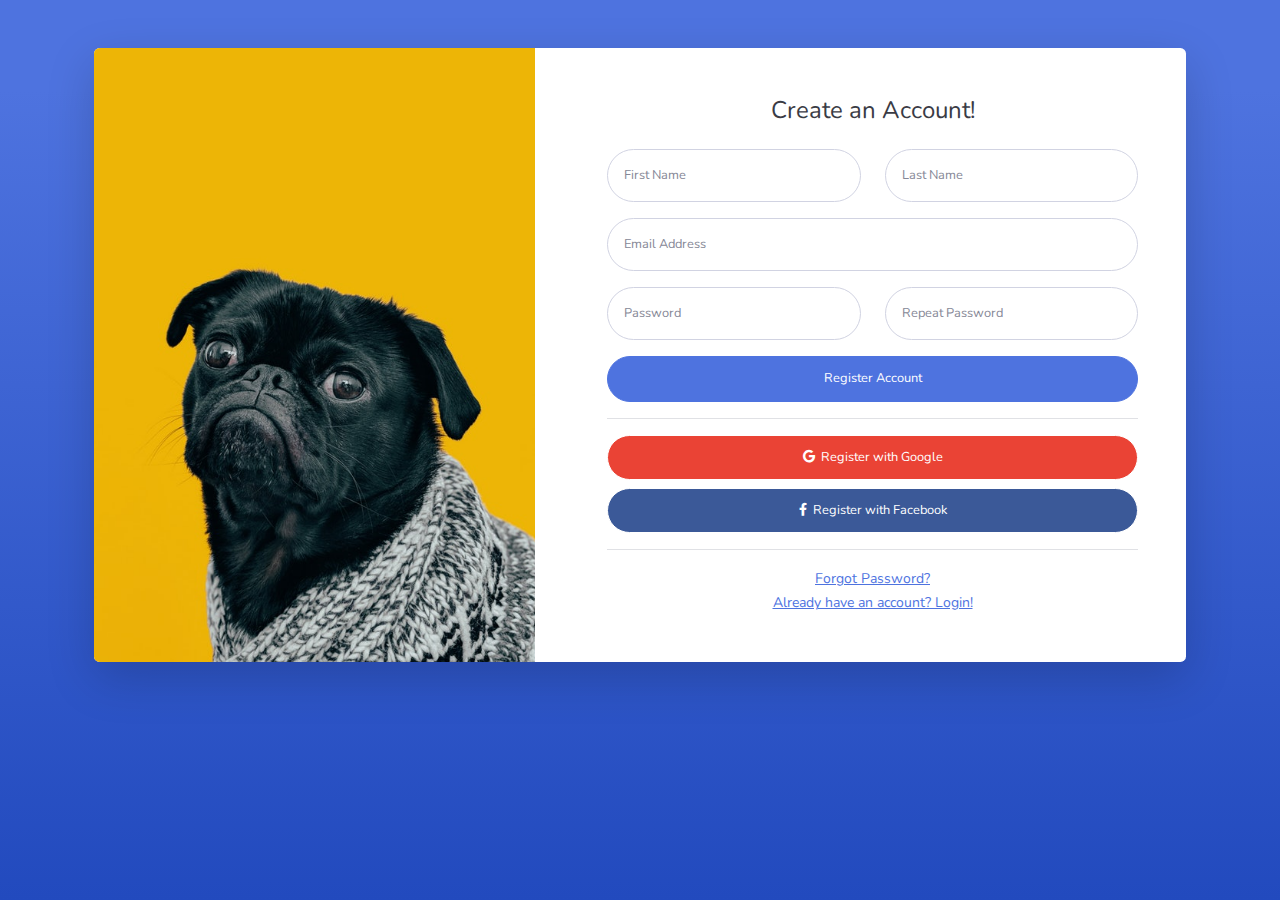
<file: Chats/register.html>
<!DOCTYPE html>
<html lang="en">

<head>
    <meta charset="utf-8">
    <meta name="viewport" content="width=device-width, initial-scale=1.0, shrink-to-fit=no">
    <title>Register - Brand</title>
    <link rel="stylesheet" href="assets/bootstrap/css/bootstrap.min.css">
    <link rel="stylesheet" href="https://fonts.googleapis.com/css?family=Nunito:200,200i,300,300i,400,400i,600,600i,700,700i,800,800i,900,900i&amp;display=swap">
    <link rel="stylesheet" href="assets/fonts/fontawesome-all.min.css">
    <link rel="stylesheet" href="assets/css/Bootstrap-Chat.css">
    <link rel="stylesheet" href="assets/css/Chat.css">
</head>

<body class="bg-gradient-primary">
    <div class="container">
        <div class="card shadow-lg o-hidden border-0 my-5">
            <div class="card-body p-0">
                <div class="row">
                    <div class="col-lg-5 d-none d-lg-flex">
                        <div class="flex-grow-1 bg-register-image" style="background-image: url(&quot;assets/img/dogs/image2.jpeg&quot;);"></div>
                    </div>
                    <div class="col-lg-7">
                        <div class="p-5">
                            <div class="text-center">
                                <h4 class="text-dark mb-4">Create an Account!</h4>
                            </div>
                            <form class="user">
                                <div class="row mb-3">
                                    <div class="col-sm-6 mb-3 mb-sm-0"><input class="form-control form-control-user" type="text" id="exampleFirstName" placeholder="First Name" name="first_name"></div>
                                    <div class="col-sm-6"><input class="form-control form-control-user" type="text" id="exampleLastName" placeholder="Last Name" name="last_name"></div>
                                </div>
                                <div class="mb-3"><input class="form-control form-control-user" type="email" id="exampleInputEmail" aria-describedby="emailHelp" placeholder="Email Address" name="email"></div>
                                <div class="row mb-3">
                                    <div class="col-sm-6 mb-3 mb-sm-0"><input class="form-control form-control-user" type="password" id="examplePasswordInput" placeholder="Password" name="password"></div>
                                    <div class="col-sm-6"><input class="form-control form-control-user" type="password" id="exampleRepeatPasswordInput" placeholder="Repeat Password" name="password_repeat"></div>
                                </div><button class="btn btn-primary d-block btn-user w-100" type="submit">Register Account</button>
                                <hr><a class="btn btn-primary d-block btn-google btn-user w-100 mb-2" role="button"><i class="fab fa-google"></i>&nbsp; Register with Google</a><a class="btn btn-primary d-block btn-facebook btn-user w-100" role="button"><i class="fab fa-facebook-f"></i>&nbsp; Register with Facebook</a>
                                <hr>
                            </form>
                            <div class="text-center"><a class="small" href="forgot-password.html">Forgot Password?</a></div>
                            <div class="text-center"><a class="small" href="login.html">Already have an account? Login!</a></div>
                        </div>
                    </div>
                </div>
            </div>
        </div>
    </div>
    <script src="assets/bootstrap/js/bootstrap.min.js"></script>
    <script src="assets/js/theme.js"></script>
</body>

</html>
</file>
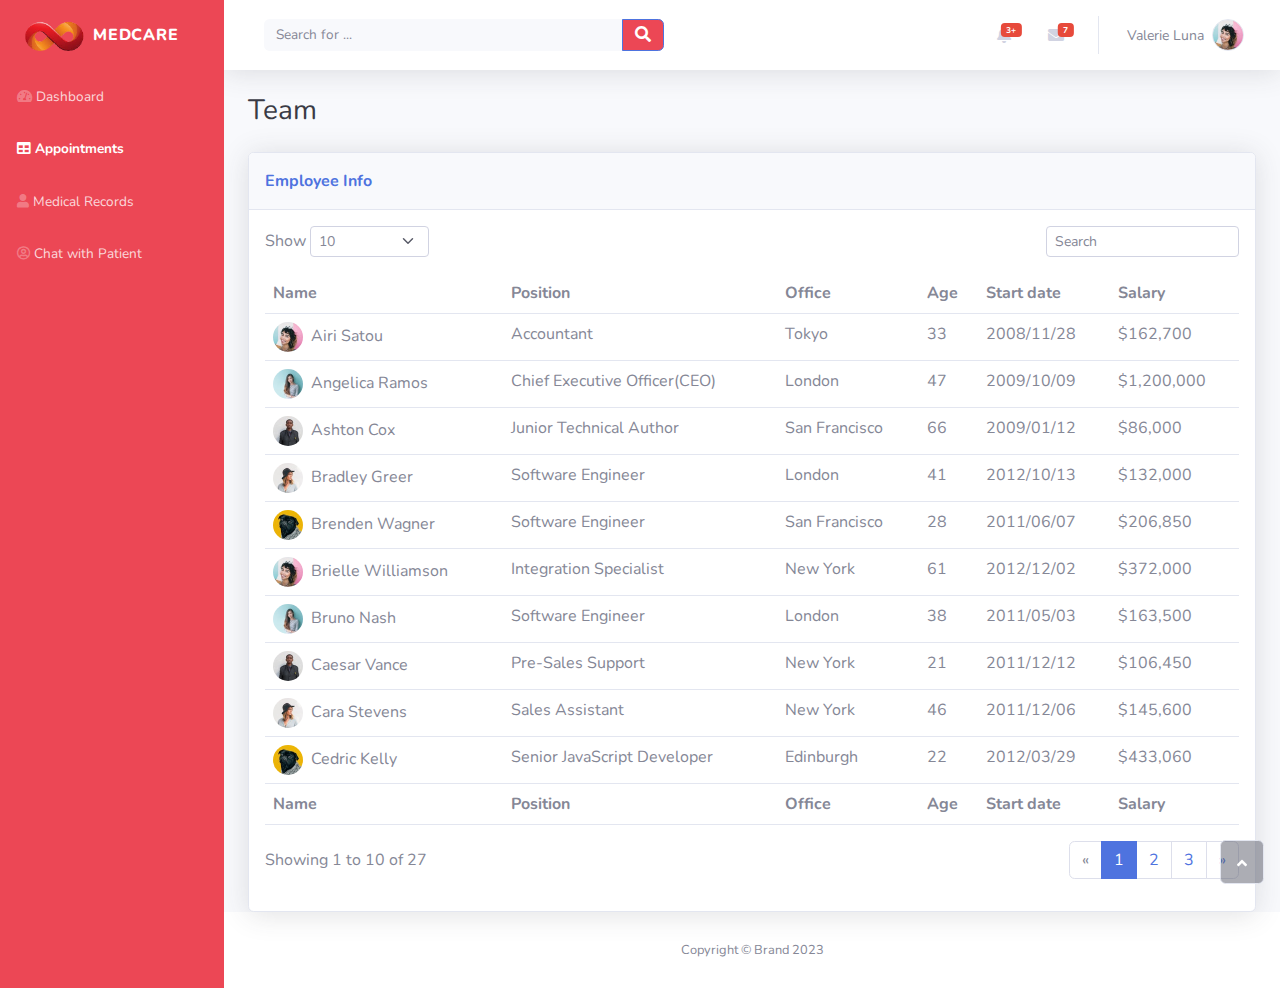
<file: Chats/table.html>
<!DOCTYPE html>
<html lang="en">

<head>
    <meta charset="utf-8">
    <meta name="viewport" content="width=device-width, initial-scale=1.0, shrink-to-fit=no">
    <title>Table - Brand</title>
    <link rel="stylesheet" href="assets/bootstrap/css/bootstrap.min.css">
    <link rel="stylesheet" href="https://fonts.googleapis.com/css?family=Nunito:200,200i,300,300i,400,400i,600,600i,700,700i,800,800i,900,900i&amp;display=swap">
    <link rel="stylesheet" href="assets/fonts/fontawesome-all.min.css">
    <link rel="stylesheet" href="assets/css/Bootstrap-Chat.css">
    <link rel="stylesheet" href="assets/css/Chat.css">
</head>

<body id="page-top">
    <div id="wrapper">
        <nav class="navbar navbar-dark align-items-start sidebar sidebar-dark accordion bg-gradient-primary p-0" style="background: rgb(236,71,85);">
            <div class="container-fluid d-flex flex-column p-0"><a class="navbar-brand d-flex justify-content-center align-items-center sidebar-brand m-0" href="#"><img src="assets/img/images-removebg-preview%20(1).png" style="width: 77px;height: 74px;"><span>medcare</span>
                    <div class="sidebar-brand-icon rotate-n-15"></div>
                    <div class="sidebar-brand-text mx-3"></div>
                </a>
                <hr class="sidebar-divider my-0">
                <ul class="navbar-nav text-light" id="accordionSidebar">
                    <li class="nav-item"><a class="nav-link" href="index.html"><i class="fas fa-tachometer-alt"></i><span>Dashboard</span></a></li>
                    <li class="nav-item"><a class="nav-link active" href="table.html"><i class="fas fa-table"></i><span>Appointments</span></a><a class="nav-link" href="profile.html"><i class="fas fa-user"></i><span>Medical Records</span></a></li>
                    <li class="nav-item"></li>
                    <li class="nav-item"><a class="nav-link" href="login.html"><i class="far fa-user-circle"></i><span>Chat with Patient</span></a></li>
                    <li class="nav-item"></li>
                </ul>
                <div class="text-center d-none d-md-inline"></div>
            </div>
        </nav>
        <div class="d-flex flex-column" id="content-wrapper">
            <div id="content">
                <nav class="navbar navbar-light navbar-expand bg-white shadow mb-4 topbar static-top">
                    <div class="container-fluid"><button class="btn btn-link d-md-none rounded-circle me-3" id="sidebarToggleTop" type="button"><i class="fas fa-bars"></i></button>
                        <form class="d-none d-sm-inline-block me-auto ms-md-3 my-2 my-md-0 mw-100 navbar-search">
                            <div class="input-group"><input class="bg-light form-control border-0 small" type="text" placeholder="Search for ..."><button class="btn btn-primary py-0" type="button" style="background: rgb(236,71,85);"><i class="fas fa-search"></i></button></div>
                        </form>
                        <ul class="navbar-nav flex-nowrap ms-auto">
                            <li class="nav-item dropdown d-sm-none no-arrow"><a class="dropdown-toggle nav-link" aria-expanded="false" data-bs-toggle="dropdown" href="#"><i class="fas fa-search"></i></a>
                                <div class="dropdown-menu dropdown-menu-end p-3 animated--grow-in" aria-labelledby="searchDropdown">
                                    <form class="me-auto navbar-search w-100">
                                        <div class="input-group"><input class="bg-light form-control border-0 small" type="text" placeholder="Search for ...">
                                            <div class="input-group-append"><button class="btn btn-primary py-0" type="button"><i class="fas fa-search"></i></button></div>
                                        </div>
                                    </form>
                                </div>
                            </li>
                            <li class="nav-item dropdown no-arrow mx-1">
                                <div class="nav-item dropdown no-arrow"><a class="dropdown-toggle nav-link" aria-expanded="false" data-bs-toggle="dropdown" href="#"><span class="badge bg-danger badge-counter">3+</span><i class="fas fa-bell fa-fw"></i></a>
                                    <div class="dropdown-menu dropdown-menu-end dropdown-list animated--grow-in">
                                        <h6 class="dropdown-header">alerts center</h6><a class="dropdown-item d-flex align-items-center" href="#">
                                            <div class="me-3">
                                                <div class="bg-primary icon-circle"><i class="fas fa-file-alt text-white"></i></div>
                                            </div>
                                            <div><span class="small text-gray-500">December 12, 2019</span>
                                                <p>A new monthly report is ready to download!</p>
                                            </div>
                                        </a><a class="dropdown-item d-flex align-items-center" href="#">
                                            <div class="me-3">
                                                <div class="bg-success icon-circle"><i class="fas fa-donate text-white"></i></div>
                                            </div>
                                            <div><span class="small text-gray-500">December 7, 2019</span>
                                                <p>$290.29 has been deposited into your account!</p>
                                            </div>
                                        </a><a class="dropdown-item d-flex align-items-center" href="#">
                                            <div class="me-3">
                                                <div class="bg-warning icon-circle"><i class="fas fa-exclamation-triangle text-white"></i></div>
                                            </div>
                                            <div><span class="small text-gray-500">December 2, 2019</span>
                                                <p>Spending Alert: We've noticed unusually high spending for your account.</p>
                                            </div>
                                        </a><a class="dropdown-item text-center small text-gray-500" href="#">Show All Alerts</a>
                                    </div>
                                </div>
                            </li>
                            <li class="nav-item dropdown no-arrow mx-1">
                                <div class="nav-item dropdown no-arrow"><a class="dropdown-toggle nav-link" aria-expanded="false" data-bs-toggle="dropdown" href="#"><span class="badge bg-danger badge-counter">7</span><i class="fas fa-envelope fa-fw"></i></a>
                                    <div class="dropdown-menu dropdown-menu-end dropdown-list animated--grow-in">
                                        <h6 class="dropdown-header">alerts center</h6><a class="dropdown-item d-flex align-items-center" href="#">
                                            <div class="dropdown-list-image me-3"><img class="rounded-circle" src="assets/img/avatars/avatar4.jpeg">
                                                <div class="bg-success status-indicator"></div>
                                            </div>
                                            <div class="fw-bold">
                                                <div class="text-truncate"><span>Hi there! I am wondering if you can help me with a problem I've been having.</span></div>
                                                <p class="small text-gray-500 mb-0">Emily Fowler - 58m</p>
                                            </div>
                                        </a><a class="dropdown-item d-flex align-items-center" href="#">
                                            <div class="dropdown-list-image me-3"><img class="rounded-circle" src="assets/img/avatars/avatar2.jpeg">
                                                <div class="status-indicator"></div>
                                            </div>
                                            <div class="fw-bold">
                                                <div class="text-truncate"><span>I have the photos that you ordered last month!</span></div>
                                                <p class="small text-gray-500 mb-0">Jae Chun - 1d</p>
                                            </div>
                                        </a><a class="dropdown-item d-flex align-items-center" href="#">
                                            <div class="dropdown-list-image me-3"><img class="rounded-circle" src="assets/img/avatars/avatar3.jpeg">
                                                <div class="bg-warning status-indicator"></div>
                                            </div>
                                            <div class="fw-bold">
                                                <div class="text-truncate"><span>Last month's report looks great, I am very happy with the progress so far, keep up the good work!</span></div>
                                                <p class="small text-gray-500 mb-0">Morgan Alvarez - 2d</p>
                                            </div>
                                        </a><a class="dropdown-item d-flex align-items-center" href="#">
                                            <div class="dropdown-list-image me-3"><img class="rounded-circle" src="assets/img/avatars/avatar5.jpeg">
                                                <div class="bg-success status-indicator"></div>
                                            </div>
                                            <div class="fw-bold">
                                                <div class="text-truncate"><span>Am I a good boy? The reason I ask is because someone told me that people say this to all dogs, even if they aren't good...</span></div>
                                                <p class="small text-gray-500 mb-0">Chicken the Dog · 2w</p>
                                            </div>
                                        </a><a class="dropdown-item text-center small text-gray-500" href="#">Show All Alerts</a>
                                    </div>
                                </div>
                                <div class="shadow dropdown-list dropdown-menu dropdown-menu-end" aria-labelledby="alertsDropdown"></div>
                            </li>
                            <div class="d-none d-sm-block topbar-divider"></div>
                            <li class="nav-item dropdown no-arrow">
                                <div class="nav-item dropdown no-arrow"><a class="dropdown-toggle nav-link" aria-expanded="false" data-bs-toggle="dropdown" href="#"><span class="d-none d-lg-inline me-2 text-gray-600 small">Valerie Luna</span><img class="border rounded-circle img-profile" src="assets/img/avatars/avatar1.jpeg"></a>
                                    <div class="dropdown-menu shadow dropdown-menu-end animated--grow-in"><a class="dropdown-item" href="#"><i class="fas fa-user fa-sm fa-fw me-2 text-gray-400"></i>&nbsp;Profile</a><a class="dropdown-item" href="#"><i class="fas fa-cogs fa-sm fa-fw me-2 text-gray-400"></i>&nbsp;Settings</a><a class="dropdown-item" href="#"><i class="fas fa-list fa-sm fa-fw me-2 text-gray-400"></i>&nbsp;Activity log</a>
                                        <div class="dropdown-divider"></div><a class="dropdown-item" href="#"><i class="fas fa-sign-out-alt fa-sm fa-fw me-2 text-gray-400"></i>&nbsp;Logout</a>
                                    </div>
                                </div>
                            </li>
                        </ul>
                    </div>
                </nav>
                <div class="container-fluid">
                    <h3 class="text-dark mb-4">Team</h3>
                    <div class="card shadow">
                        <div class="card-header py-3">
                            <p class="text-primary m-0 fw-bold">Employee Info</p>
                        </div>
                        <div class="card-body">
                            <div class="row">
                                <div class="col-md-6 text-nowrap">
                                    <div id="dataTable_length" class="dataTables_length" aria-controls="dataTable"><label class="form-label">Show&nbsp;<select class="d-inline-block form-select form-select-sm">
                                                <option value="10" selected="">10</option>
                                                <option value="25">25</option>
                                                <option value="50">50</option>
                                                <option value="100">100</option>
                                            </select>&nbsp;</label></div>
                                </div>
                                <div class="col-md-6">
                                    <div class="text-md-end dataTables_filter" id="dataTable_filter"><label class="form-label"><input type="search" class="form-control form-control-sm" aria-controls="dataTable" placeholder="Search"></label></div>
                                </div>
                            </div>
                            <div class="table-responsive table mt-2" id="dataTable" role="grid" aria-describedby="dataTable_info">
                                <table class="table my-0" id="dataTable">
                                    <thead>
                                        <tr>
                                            <th>Name</th>
                                            <th>Position</th>
                                            <th>Office</th>
                                            <th>Age</th>
                                            <th>Start date</th>
                                            <th>Salary</th>
                                        </tr>
                                    </thead>
                                    <tbody>
                                        <tr>
                                            <td><img class="rounded-circle me-2" width="30" height="30" src="assets/img/avatars/avatar1.jpeg">Airi Satou</td>
                                            <td>Accountant</td>
                                            <td>Tokyo</td>
                                            <td>33</td>
                                            <td>2008/11/28</td>
                                            <td>$162,700</td>
                                        </tr>
                                        <tr>
                                            <td><img class="rounded-circle me-2" width="30" height="30" src="assets/img/avatars/avatar2.jpeg">Angelica Ramos</td>
                                            <td>Chief Executive Officer(CEO)</td>
                                            <td>London</td>
                                            <td>47</td>
                                            <td>2009/10/09<br></td>
                                            <td>$1,200,000</td>
                                        </tr>
                                        <tr>
                                            <td><img class="rounded-circle me-2" width="30" height="30" src="assets/img/avatars/avatar3.jpeg">Ashton Cox</td>
                                            <td>Junior Technical Author</td>
                                            <td>San Francisco</td>
                                            <td>66</td>
                                            <td>2009/01/12<br></td>
                                            <td>$86,000</td>
                                        </tr>
                                        <tr>
                                            <td><img class="rounded-circle me-2" width="30" height="30" src="assets/img/avatars/avatar4.jpeg">Bradley Greer</td>
                                            <td>Software Engineer</td>
                                            <td>London</td>
                                            <td>41</td>
                                            <td>2012/10/13<br></td>
                                            <td>$132,000</td>
                                        </tr>
                                        <tr>
                                            <td><img class="rounded-circle me-2" width="30" height="30" src="assets/img/avatars/avatar5.jpeg">Brenden Wagner</td>
                                            <td>Software Engineer</td>
                                            <td>San Francisco</td>
                                            <td>28</td>
                                            <td>2011/06/07<br></td>
                                            <td>$206,850</td>
                                        </tr>
                                        <tr>
                                            <td><img class="rounded-circle me-2" width="30" height="30" src="assets/img/avatars/avatar1.jpeg">Brielle Williamson</td>
                                            <td>Integration Specialist</td>
                                            <td>New York</td>
                                            <td>61</td>
                                            <td>2012/12/02<br></td>
                                            <td>$372,000</td>
                                        </tr>
                                        <tr>
                                            <td><img class="rounded-circle me-2" width="30" height="30" src="assets/img/avatars/avatar2.jpeg">Bruno Nash<br></td>
                                            <td>Software Engineer</td>
                                            <td>London</td>
                                            <td>38</td>
                                            <td>2011/05/03<br></td>
                                            <td>$163,500</td>
                                        </tr>
                                        <tr>
                                            <td><img class="rounded-circle me-2" width="30" height="30" src="assets/img/avatars/avatar3.jpeg">Caesar Vance</td>
                                            <td>Pre-Sales Support</td>
                                            <td>New York</td>
                                            <td>21</td>
                                            <td>2011/12/12<br></td>
                                            <td>$106,450</td>
                                        </tr>
                                        <tr>
                                            <td><img class="rounded-circle me-2" width="30" height="30" src="assets/img/avatars/avatar4.jpeg">Cara Stevens</td>
                                            <td>Sales Assistant</td>
                                            <td>New York</td>
                                            <td>46</td>
                                            <td>2011/12/06<br></td>
                                            <td>$145,600</td>
                                        </tr>
                                        <tr>
                                            <td><img class="rounded-circle me-2" width="30" height="30" src="assets/img/avatars/avatar5.jpeg">Cedric Kelly</td>
                                            <td>Senior JavaScript Developer</td>
                                            <td>Edinburgh</td>
                                            <td>22</td>
                                            <td>2012/03/29<br></td>
                                            <td>$433,060</td>
                                        </tr>
                                    </tbody>
                                    <tfoot>
                                        <tr>
                                            <td><strong>Name</strong></td>
                                            <td><strong>Position</strong></td>
                                            <td><strong>Office</strong></td>
                                            <td><strong>Age</strong></td>
                                            <td><strong>Start date</strong></td>
                                            <td><strong>Salary</strong></td>
                                        </tr>
                                    </tfoot>
                                </table>
                            </div>
                            <div class="row">
                                <div class="col-md-6 align-self-center">
                                    <p id="dataTable_info" class="dataTables_info" role="status" aria-live="polite">Showing 1 to 10 of 27</p>
                                </div>
                                <div class="col-md-6">
                                    <nav class="d-lg-flex justify-content-lg-end dataTables_paginate paging_simple_numbers">
                                        <ul class="pagination">
                                            <li class="page-item disabled"><a class="page-link" aria-label="Previous" href="#"><span aria-hidden="true">«</span></a></li>
                                            <li class="page-item active"><a class="page-link" href="#">1</a></li>
                                            <li class="page-item"><a class="page-link" href="#">2</a></li>
                                            <li class="page-item"><a class="page-link" href="#">3</a></li>
                                            <li class="page-item"><a class="page-link" aria-label="Next" href="#"><span aria-hidden="true">»</span></a></li>
                                        </ul>
                                    </nav>
                                </div>
                            </div>
                        </div>
                    </div>
                </div>
            </div>
            <footer class="bg-white sticky-footer">
                <div class="container my-auto">
                    <div class="text-center my-auto copyright"><span>Copyright © Brand 2023</span></div>
                </div>
            </footer>
        </div><a class="border rounded d-inline scroll-to-top" href="#page-top"><i class="fas fa-angle-up"></i></a>
    </div>
    <script src="assets/bootstrap/js/bootstrap.min.js"></script>
    <script src="assets/js/theme.js"></script>
</body>

</html>
</file>
<file: Chats/assets/css/Chat.css>
img {
  border-radius: 5px;
}

* {
  outline: none;
}

* {
  /*box-sizing: inherit;*/
}

*:before, *:after {
  /*box-sizing: inherit;*/
}

* {
  margin: 0;
  padding: 0;
  box-sizing: border-box;
}
</file>
<file: MedRecord/assets/css/iframe.css>
section {
  width: 100%;
  height: 100%;
  border: none;
  overflow: hidden;
}
</file>
